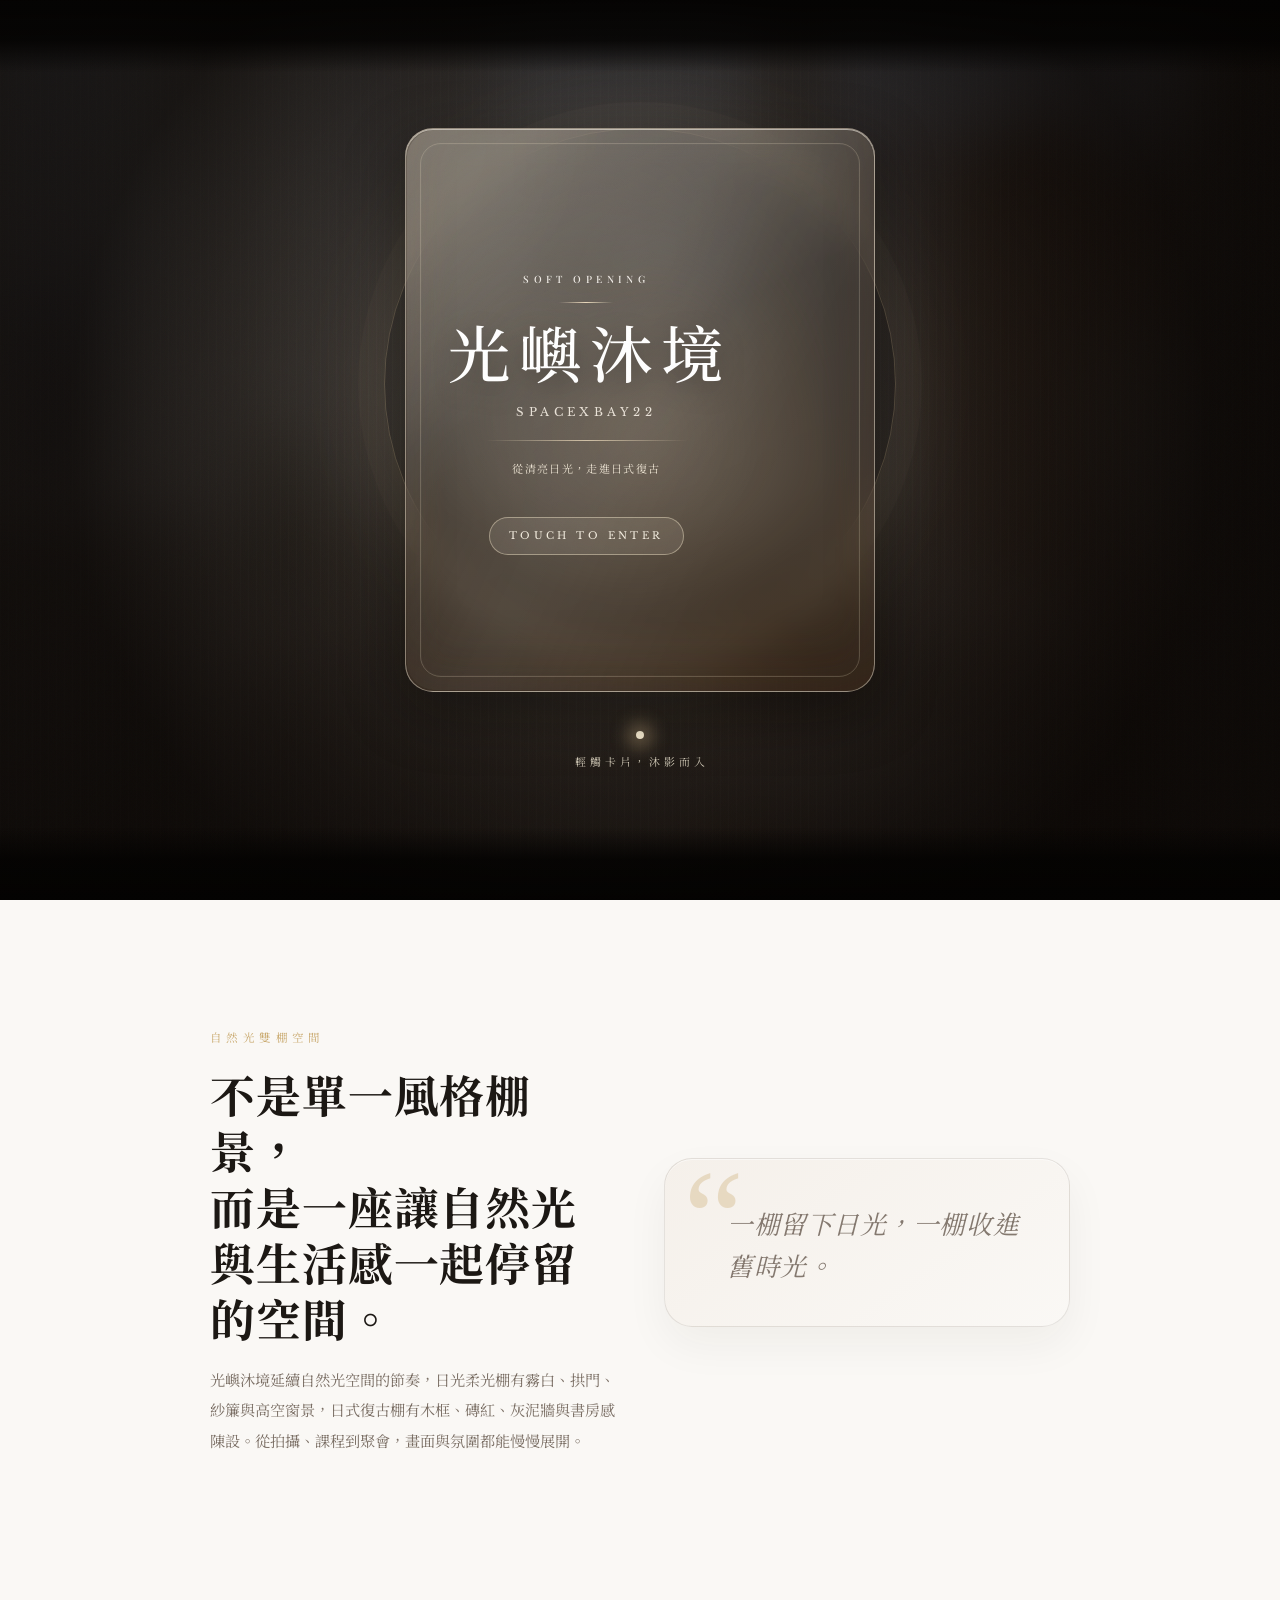
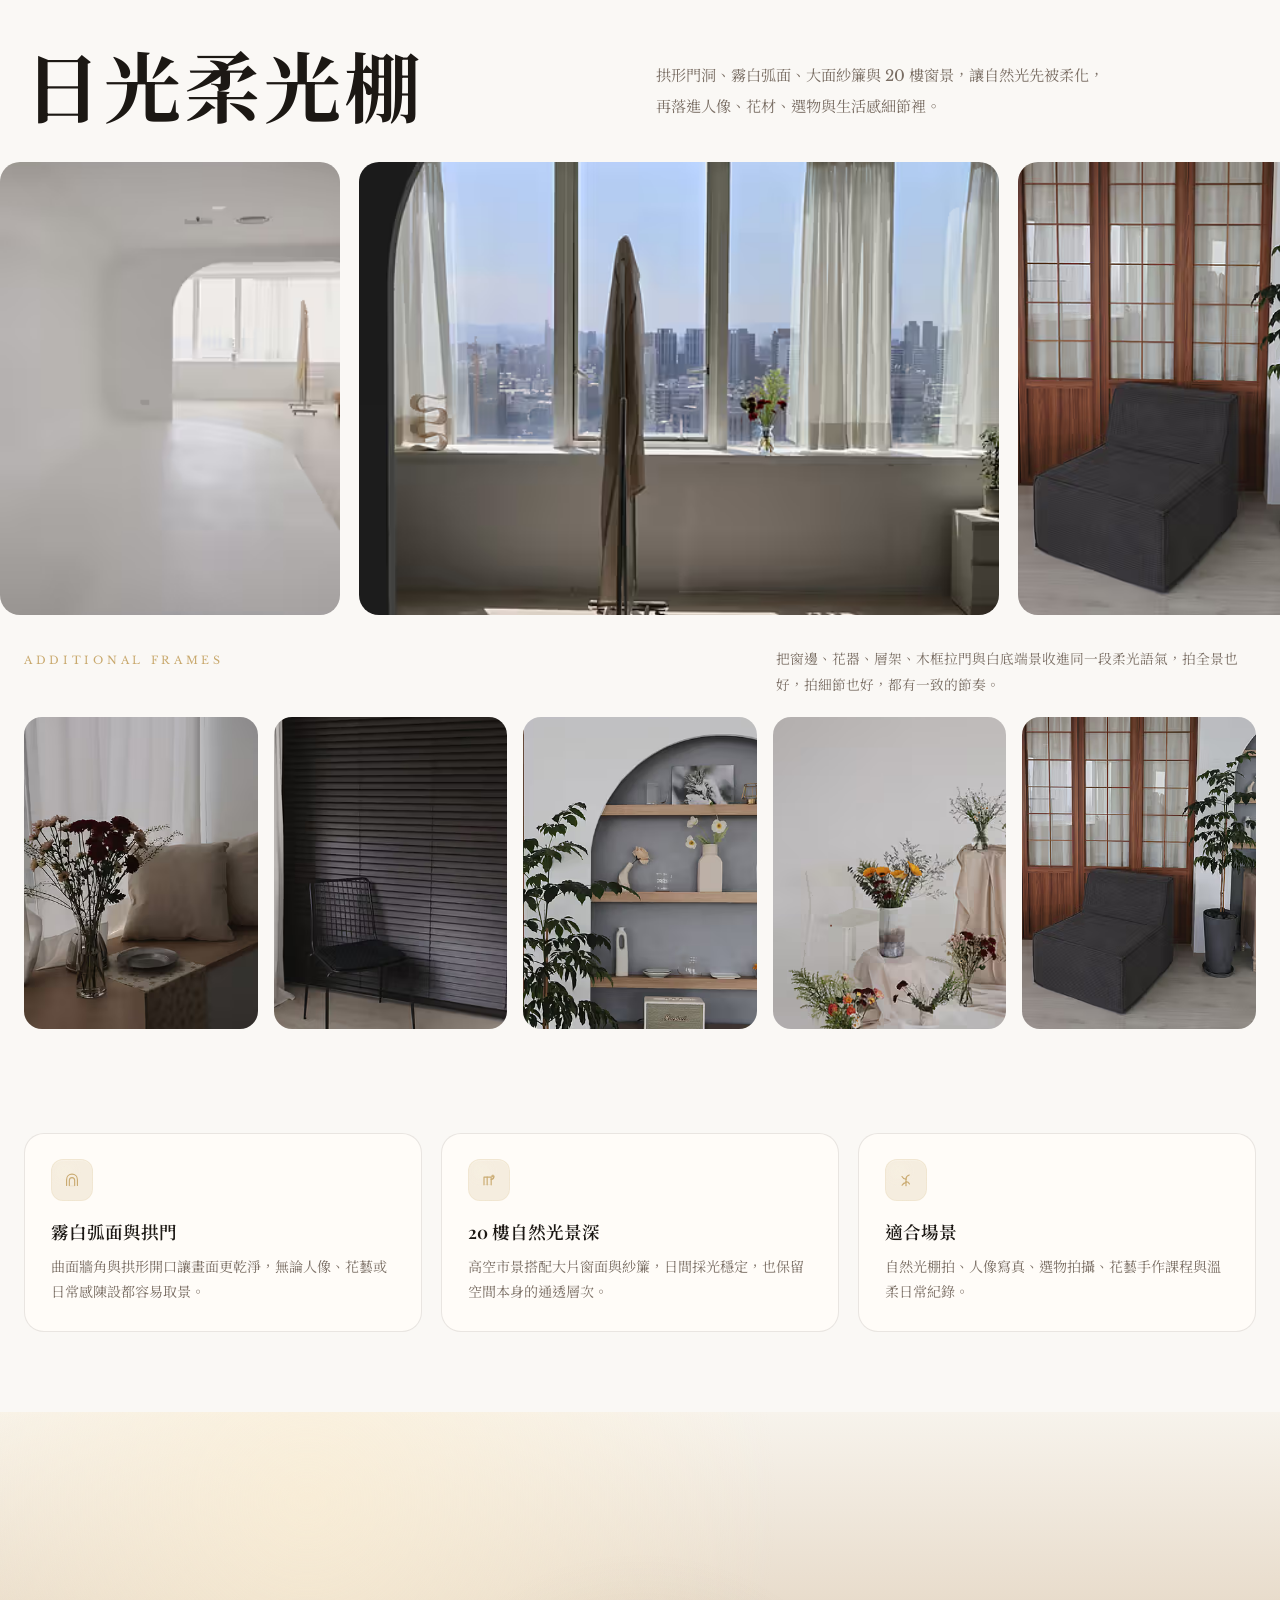
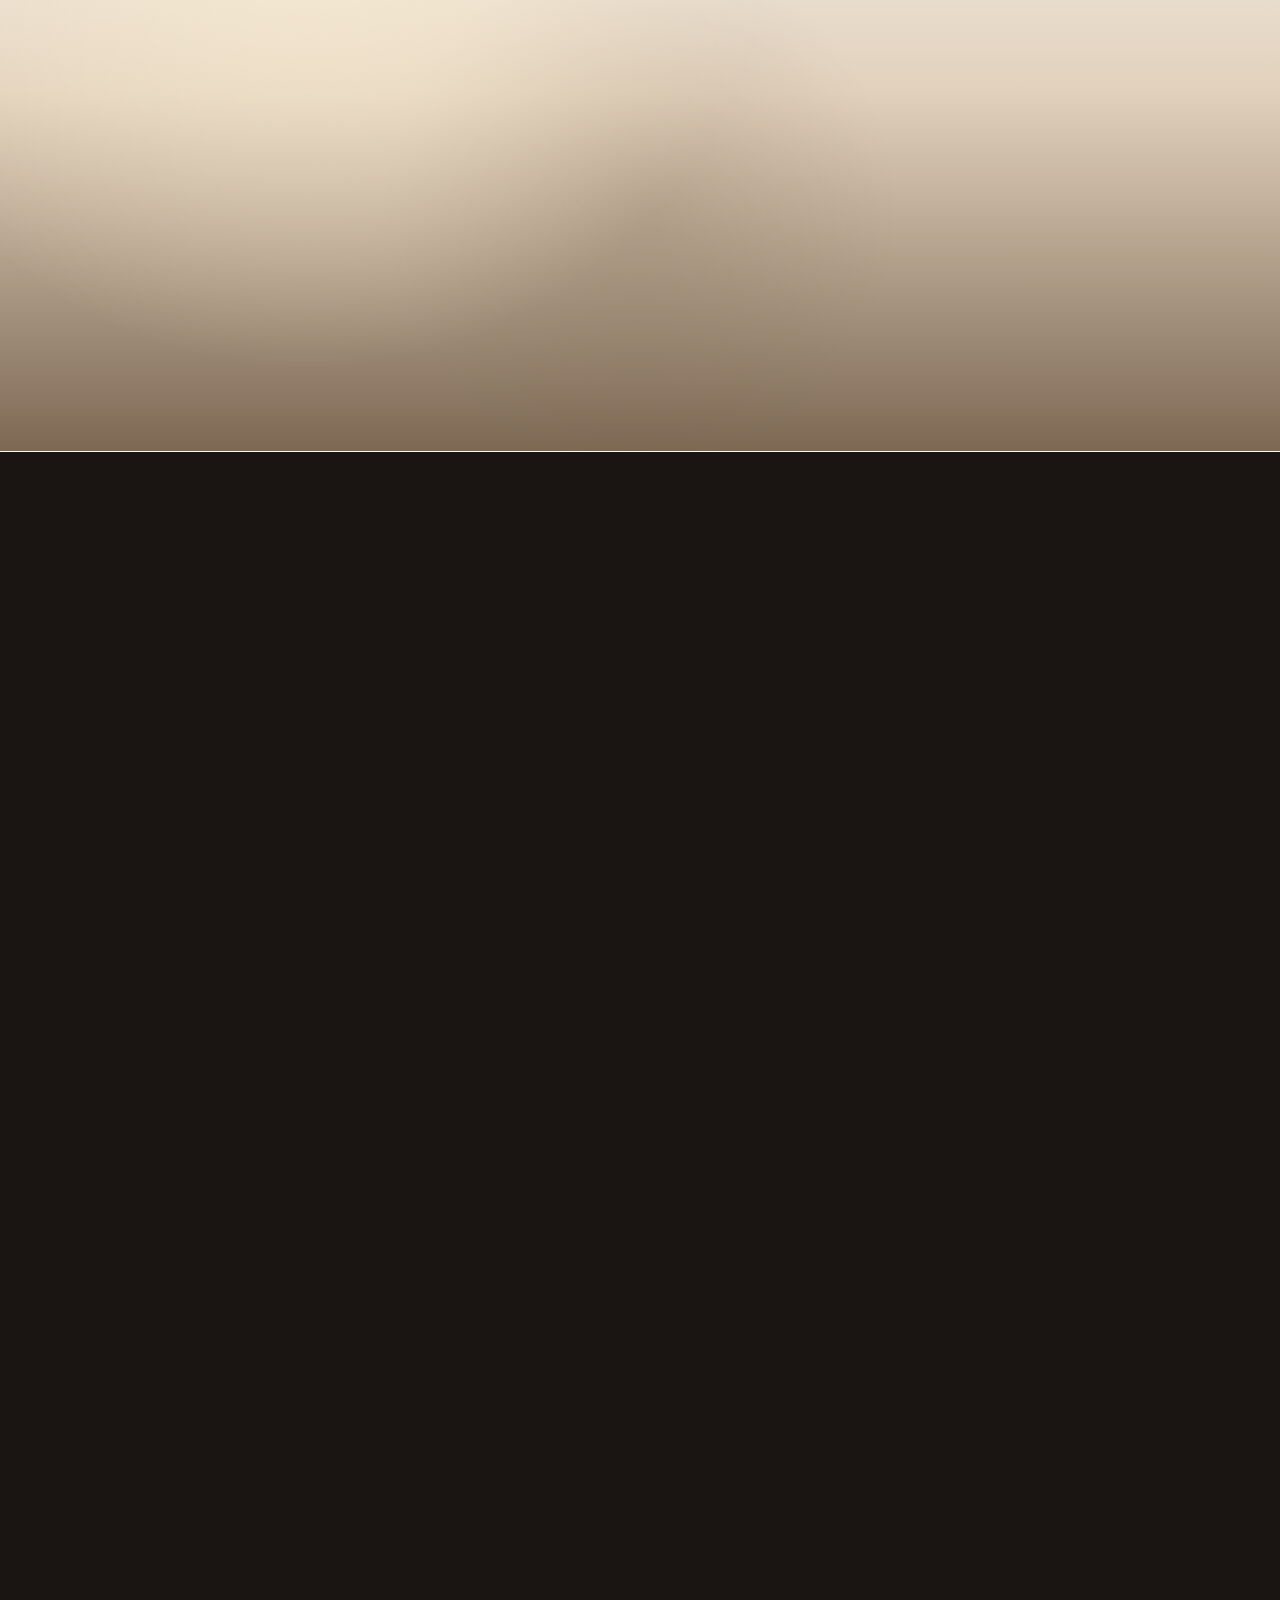
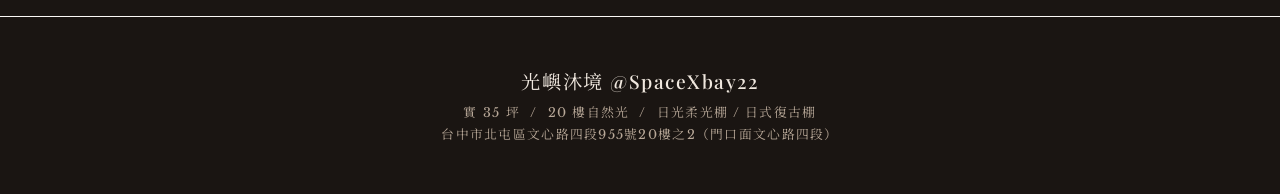
<file: index.html>
<!doctype html>
<html lang="zh-Hant">

<head>
  <meta charset="UTF-8" />
  <meta name="viewport" content="width=device-width, initial-scale=1.0, viewport-fit=cover" />
  <title>光嶼沐境 SpaceXbay22｜台中攝影棚・場地租借</title>
  <meta name="description" content="光嶼沐境 SpaceXbay22 位於台中市北屯區文心路四段，為實 35 坪雙棚空間。日光柔光棚、日式復古棚，適合自然光攝影、風格拍攝、課程活動與場地租借。" />
  <meta name="robots" content="index, follow, max-image-preview:large, max-snippet:-1, max-video-preview:-1" />
  <meta name="googlebot" content="index, follow, max-image-preview:large, max-snippet:-1, max-video-preview:-1" />
  <meta name="author" content="光嶼沐境 SpaceXbay22" />
  <meta name="google-site-verification" content="B45m87-b05mw6ilWM0cJxACSM9kyi4clGl60eConyNg" />
  <meta name="referrer" content="strict-origin-when-cross-origin" />
  <link rel="canonical" href="https://spacexbay22-invite.pages.dev/" />
  <link rel="alternate" href="https://spacexbay22-invite.pages.dev/" hreflang="zh-TW" />
  <link rel="alternate" href="https://spacexbay22-invite.pages.dev/" hreflang="x-default" />
  <meta property="og:title" content="光嶼沐境 SpaceXbay22｜台中攝影棚・場地租借" />
  <meta property="og:description" content="位於台中市北屯區文心路四段的 20 樓高空雙棚空間。日光柔光棚、日式復古棚，適合自然光攝影、風格拍攝、課程活動與場地租借。" />
  <meta property="og:url" content="https://spacexbay22-invite.pages.dev/" />
  <meta property="og:site_name" content="光嶼沐境 SpaceXbay22" />
  <meta property="og:locale" content="zh_TW" />
  <meta property="og:type" content="website" />
  <meta property="og:image" content="https://spacexbay22-invite.pages.dev/assets/og/opening-og.jpg?v=20260312-seo1" />
  <meta property="og:image:secure_url"
    content="https://spacexbay22-invite.pages.dev/assets/og/opening-og.jpg?v=20260312-seo1" />
  <meta property="og:image:type" content="image/jpeg" />
  <meta property="og:image:width" content="1200" />
  <meta property="og:image:height" content="630" />
  <meta property="og:image:alt" content="光嶼沐境品牌主視覺卡片，半透明卡片置於深色光影背景中央。" />
  <meta name="twitter:card" content="summary_large_image" />
  <meta name="twitter:title" content="光嶼沐境 SpaceXbay22｜台中攝影棚・場地租借" />
  <meta name="twitter:description" content="位於台中市北屯區文心路四段的 20 樓高空雙棚空間。日光柔光棚、日式復古棚，適合自然光攝影、風格拍攝、課程活動與場地租借。" />
  <meta name="twitter:image" content="https://spacexbay22-invite.pages.dev/assets/og/opening-og.jpg?v=20260312-seo1" />
  <meta name="twitter:image:alt" content="光嶼沐境品牌主視覺卡片，半透明卡片置於深色光影背景中央。" />
  <meta name="theme-color" content="#2a2018" />
  <link rel="icon" href="/favicon.ico" sizes="any" />
  <link rel="shortcut icon" href="/favicon.ico" />

  <script type="application/ld+json">
    {
      "@context": "https://schema.org",
      "@graph": [
        {
          "@type": "LocalBusiness",
          "@id": "https://spacexbay22-invite.pages.dev/#organization",
          "name": "光嶼沐境 SpaceXbay22",
          "alternateName": "光嶼沐境",
          "url": "https://spacexbay22-invite.pages.dev/",
          "logo": "https://spacexbay22-invite.pages.dev/favicon.ico",
          "image": [
            "https://spacexbay22-invite.pages.dev/assets/og/opening-og.jpg",
            "https://spacexbay22-invite.pages.dev/assets/zone-a/landscape/img-3115-1440.webp",
            "https://spacexbay22-invite.pages.dev/assets/zone-b/landscape/img-3122-1440.webp"
          ],
          "description": "位於台中市北屯區文心路四段的 20 樓高空雙棚空間，包含日光柔光棚與日式復古棚。",
          "address": {
            "@type": "PostalAddress",
            "streetAddress": "文心路四段955號20樓之2",
            "addressLocality": "北屯區",
            "addressRegion": "台中市",
            "addressCountry": "TW"
          },
          "hasMap": "https://maps.app.goo.gl/5Fjvd1vg9VnU4DkT7",
          "areaServed": "台中市",
          "sameAs": [
            "https://www.instagram.com/spacexbay22/",
            "https://www.spacexbay.com.tw/"
          ]
        },
        {
          "@type": "WebSite",
          "@id": "https://spacexbay22-invite.pages.dev/#website",
          "url": "https://spacexbay22-invite.pages.dev/",
          "name": "光嶼沐境 SpaceXbay22",
          "inLanguage": "zh-Hant-TW",
          "publisher": {
            "@id": "https://spacexbay22-invite.pages.dev/#organization"
          }
        },
        {
          "@type": "WebPage",
          "@id": "https://spacexbay22-invite.pages.dev/#webpage",
          "url": "https://spacexbay22-invite.pages.dev/",
          "name": "光嶼沐境 SpaceXbay22｜台中攝影棚・場地租借",
          "description": "光嶼沐境 SpaceXbay22 位於台中市北屯區文心路四段，為實 35 坪雙棚空間。日光柔光棚、日式復古棚，適合自然光攝影、風格拍攝、課程活動與場地租借。",
          "isPartOf": {
            "@id": "https://spacexbay22-invite.pages.dev/#website"
          },
          "about": {
            "@id": "https://spacexbay22-invite.pages.dev/#organization"
          },
          "primaryImageOfPage": {
            "@type": "ImageObject",
            "url": "https://spacexbay22-invite.pages.dev/assets/og/opening-og.jpg",
            "width": 1200,
            "height": 630
          },
          "inLanguage": "zh-Hant-TW"
        }
      ]
    }
  </script>

  <link rel="preload" href="fonts/noto-serif-tc-400-subset.woff2" as="font" type="font/woff2" crossorigin />
  <link rel="preload" href="fonts/noto-serif-tc-500-subset.woff2" as="font" type="font/woff2" crossorigin />
  <link rel="preload" href="fonts/noto-serif-tc-700-subset.woff2" as="font" type="font/woff2" crossorigin />
  <link rel="preload" href="fonts/playfair-display-500-subset.woff2" as="font" type="font/woff2" crossorigin />
  <link rel="stylesheet" href="styles.css" />
</head>


<body class="inv-locked">

  <!-- ═══════════════════════════════════════
         INVITATION OVERLAY - Veil of Light
         ═══════════════════════════════════════ -->
  <div class="invitation" id="invitation" role="dialog" aria-modal="true" aria-labelledby="invitation-title">
    <!-- Background with subtle movement -->
    <div class="inv-bg" aria-hidden="true">
      <picture>
        <source type="image/avif"
          srcset="assets/zone-a/landscape/img-3115-640.avif 640w, assets/zone-a/landscape/img-3115-960.avif 960w, assets/zone-a/landscape/img-3115-1440.avif 1440w, assets/zone-a/landscape/img-3115-2000.avif 2000w"
          sizes="100vw" />
        <img src="assets/zone-a/landscape/img-3115-1440.webp"
          srcset="assets/zone-a/landscape/img-3115-640.webp 640w, assets/zone-a/landscape/img-3115-960.webp 960w, assets/zone-a/landscape/img-3115-1440.webp 1440w, assets/zone-a/landscape/img-3115-2000.webp 2000w"
          sizes="100vw" alt="" width="6000" height="3368" fetchpriority="high" loading="eager" decoding="async" />
      </picture>
    </div>
    <div class="inv-bg-overlay" aria-hidden="true"></div>
    <div class="inv-film-grain" aria-hidden="true"></div>
    <div class="inv-cinematic-bars" aria-hidden="true">
      <span class="bar-top"></span>
      <span class="bar-bottom"></span>
    </div>
    <div class="inv-lens-flare" aria-hidden="true"></div>

    <div class="inv-stage">
      <!-- New Glass Card -->
      <button class="glass-card" id="open-invitation" type="button" aria-label="開啟光嶼沐境迎賓卡">
        <div class="glass-card-inner">
          <span class="glass-eyebrow">Soft Opening</span>
          <h2 class="glass-title" id="invitation-title">光嶼沐境</h2>
          <span class="glass-subtitle">SPACEXBAY22</span>
          <span class="glass-divider" aria-hidden="true"></span>
          <p class="glass-quote">從清亮日光，走進日式復古</p>
          <span class="glass-cta" aria-hidden="true">Touch To Enter</span>
        </div>
      </button>

      <div class="inv-action-area" aria-hidden="true">
        <span class="light-dot"></span>
        <p class="inv-hint" id="invitation-hint">輕觸卡片，沐影而入</p>
      </div>
    </div>
  </div>

  <!-- ═══════════════════════════════════════
         HEADER
         ═══════════════════════════════════════ -->
  <header class="site-header" id="site-header">
    <a class="brand" href="#top" aria-label="回到頁首">
      <span class="brand-mark">光嶼沐境</span>
      <span class="brand-sub">SpaceXbay22</span>
    </a>
    <nav class="site-nav" aria-label="頁面導覽">
      <a href="#zone-a">柔光棚</a>
      <a href="#zone-b">復古棚</a>
      <a href="#forms">預約</a>
      <a href="https://www.instagram.com/spacexbay22/" target="_blank" rel="noreferrer">IG</a>
      <a href="https://www.spacexbay.com.tw/" target="_blank" rel="noreferrer">光嶼之間</a>
    </nav>
  </header>

  <main>
    <!-- ═══════════════════════════════════════
           HERO — Full-bleed photo
           ═══════════════════════════════════════ -->
    <section class="hero" id="top">
      <div class="hero-bg">
        <picture>
          <source type="image/avif"
            srcset="assets/zone-a/landscape/img-3115-640.avif 640w, assets/zone-a/landscape/img-3115-960.avif 960w, assets/zone-a/landscape/img-3115-1440.avif 1440w, assets/zone-a/landscape/img-3115-2000.avif 2000w"
            sizes="100vw" />
          <img src="assets/zone-a/landscape/img-3115-1440.webp"
            srcset="assets/zone-a/landscape/img-3115-640.webp 640w, assets/zone-a/landscape/img-3115-960.webp 960w, assets/zone-a/landscape/img-3115-1440.webp 1440w, assets/zone-a/landscape/img-3115-2000.webp 2000w"
            sizes="100vw" alt="日光柔光棚大面窗景與高空城市遠景" width="6000" height="3368" fetchpriority="high" loading="eager"
            decoding="async" />
        </picture>
      </div>
      <div class="hero-copy">
        <p class="hero-eyebrow" data-reveal>Soft Opening</p>
        <h1 class="hero-title" data-reveal data-reveal-delay="1">光嶼沐境</h1>
        <p class="hero-lead" data-reveal data-reveal-delay="2">
          光嶼沐境位在 20 樓高空，實 35 坪雙棚配置，讓霧白柔光與木質復古在同一座空間裡並存。白天安靜明亮，入夜後更顯溫潤沉靜。
        </p>
        <div class="hero-actions" data-reveal data-reveal-delay="3">
          <a class="btn btn-gold" href="#forms">預約場勘</a>
          <a class="btn btn-outline" href="#zone-a">先看空間</a>
        </div>
      </div>
      <div class="hero-scroll-hint" data-reveal data-reveal-delay="5">
        Scroll
        <span></span>
      </div>
    </section>

    <!-- ═══════════════════════════════════════
           INTRO
           ═══════════════════════════════════════ -->
    <section class="intro">
      <div class="intro-inner">
        <div class="intro-text" data-reveal>
          <p class="section-eyebrow">自然光雙棚空間</p>
          <h2 class="intro-heading">不是單一風格棚景，<br />而是一座讓自然光與生活感一起停留的空間。</h2>
          <p class="intro-body">
            光嶼沐境延續自然光空間的節奏，日光柔光棚有霧白、拱門、紗簾與高空窗景，日式復古棚有木框、磚紅、灰泥牆與書房感陳設。從拍攝、課程到聚會，畫面與氛圍都能慢慢展開。
          </p>
        </div>
        <div class="intro-quote" data-reveal data-reveal-delay="2">
          <p>一棚留下日光，一棚收進舊時光。</p>
        </div>
      </div>
    </section>

    <!-- ═══════════════════════════════════════
           日光柔光棚
           ═══════════════════════════════════════ -->
    <section class="zone-a" id="zone-a" data-theme-section="light">
      <div class="zone-header">
        <div class="zone-title-group" data-reveal>
          <h2 class="zone-title">日光柔光棚</h2>
        </div>
        <p class="zone-desc" data-reveal data-reveal-delay="1">
          拱形門洞、霧白弧面、大面紗簾與 20 樓窗景，讓自然光先被柔化，再落進人像、花材、選物與生活感細節裡。
        </p>
      </div>

      <div class="gallery-scroll" id="gallery-a">
        <figure class="fig-tall" data-reveal>
          <picture>
            <source type="image/avif"
              srcset="assets/zone-a/portrait/spacexbay-img-3016-480.avif 480w, assets/zone-a/portrait/spacexbay-img-3016-720.avif 720w, assets/zone-a/portrait/spacexbay-img-3016-1080.avif 1080w, assets/zone-a/portrait/spacexbay-img-3016-1440.avif 1440w"
              sizes="(max-width: 600px) 65vw, 340px" />
            <img src="assets/zone-a/portrait/spacexbay-img-3016-1080.webp"
              srcset="assets/zone-a/portrait/spacexbay-img-3016-480.webp 480w, assets/zone-a/portrait/spacexbay-img-3016-720.webp 720w, assets/zone-a/portrait/spacexbay-img-3016-1080.webp 1080w, assets/zone-a/portrait/spacexbay-img-3016-1440.webp 1440w"
              sizes="(max-width: 600px) 65vw, 340px" alt="霧白圓弧牆面與地坪" width="3368" height="6000" loading="lazy"
              decoding="async" />
          </picture>
        </figure>
        <figure class="fig-wide" data-reveal data-reveal-delay="1">
          <picture>
            <source type="image/avif"
              srcset="assets/zone-a/landscape/img-3114-640.avif 640w, assets/zone-a/landscape/img-3114-960.avif 960w, assets/zone-a/landscape/img-3114-1440.avif 1440w, assets/zone-a/landscape/img-3114-2000.avif 2000w"
              sizes="(max-width: 600px) 85vw, 640px" />
            <img src="assets/zone-a/landscape/img-3114-1440.webp"
              srcset="assets/zone-a/landscape/img-3114-640.webp 640w, assets/zone-a/landscape/img-3114-960.webp 960w, assets/zone-a/landscape/img-3114-1440.webp 1440w, assets/zone-a/landscape/img-3114-2000.webp 2000w"
              sizes="(max-width: 600px) 85vw, 640px" alt="大面窗景與城市天際線" width="6000" height="3368" loading="lazy"
              decoding="async" />
          </picture>
        </figure>
        <figure class="fig-square" data-reveal data-reveal-delay="2">
          <picture>
            <source type="image/avif"
              srcset="assets/zone-a/portrait/spacexbay-img-3110-480.avif 480w, assets/zone-a/portrait/spacexbay-img-3110-720.avif 720w, assets/zone-a/portrait/spacexbay-img-3110-1080.avif 1080w, assets/zone-a/portrait/spacexbay-img-3110-1440.avif 1440w"
              sizes="(max-width: 600px) 65vw, 340px" />
            <img src="assets/zone-a/portrait/spacexbay-img-3110-1080.webp"
              srcset="assets/zone-a/portrait/spacexbay-img-3110-480.webp 480w, assets/zone-a/portrait/spacexbay-img-3110-720.webp 720w, assets/zone-a/portrait/spacexbay-img-3110-1080.webp 1080w, assets/zone-a/portrait/spacexbay-img-3110-1440.webp 1440w"
              sizes="(max-width: 600px) 65vw, 340px" alt="日光柔光棚的白色角落" width="3075" height="4100" loading="lazy"
              decoding="async" />
          </picture>
        </figure>
        <figure class="fig-wide" data-reveal data-reveal-delay="3">
          <picture>
            <source type="image/avif"
              srcset="assets/zone-a/landscape/spacexbay-img-3038-640.avif 640w, assets/zone-a/landscape/spacexbay-img-3038-960.avif 960w, assets/zone-a/landscape/spacexbay-img-3038-1440.avif 1440w, assets/zone-a/landscape/spacexbay-img-3038-2000.avif 2000w"
              sizes="(max-width: 600px) 85vw, 640px" />
            <img src="assets/zone-a/landscape/spacexbay-img-3038-1440.webp"
              srcset="assets/zone-a/landscape/spacexbay-img-3038-640.webp 640w, assets/zone-a/landscape/spacexbay-img-3038-960.webp 960w, assets/zone-a/landscape/spacexbay-img-3038-1440.webp 1440w, assets/zone-a/landscape/spacexbay-img-3038-2000.webp 2000w"
              sizes="(max-width: 600px) 85vw, 640px" alt="窗邊紗簾與花藝陳列" width="6000" height="3368" loading="lazy"
              decoding="async" />
          </picture>
        </figure>
        <figure class="fig-tall" data-reveal data-reveal-delay="4">
          <picture>
            <source type="image/avif"
              srcset="assets/zone-a/portrait/img-2940-480.avif 480w, assets/zone-a/portrait/img-2940-720.avif 720w, assets/zone-a/portrait/img-2940-1080.avif 1080w, assets/zone-a/portrait/img-2940-1440.avif 1440w"
              sizes="(max-width: 600px) 65vw, 340px" />
            <img src="assets/zone-a/portrait/img-2940-1080.webp"
              srcset="assets/zone-a/portrait/img-2940-480.webp 480w, assets/zone-a/portrait/img-2940-720.webp 720w, assets/zone-a/portrait/img-2940-1080.webp 1080w, assets/zone-a/portrait/img-2940-1440.webp 1440w"
              sizes="(max-width: 600px) 65vw, 340px" alt="白色小角落與層板植物" width="2908" height="3878" loading="lazy"
              decoding="async" />
          </picture>
        </figure>
        <figure class="fig-wide" data-reveal data-reveal-delay="5">
          <picture>
            <source type="image/avif"
              srcset="assets/zone-a/landscape/img-3115-640.avif 640w, assets/zone-a/landscape/img-3115-960.avif 960w, assets/zone-a/landscape/img-3115-1440.avif 1440w, assets/zone-a/landscape/img-3115-2000.avif 2000w"
              sizes="(max-width: 600px) 85vw, 640px" />
            <img src="assets/zone-a/landscape/img-3115-1440.webp"
              srcset="assets/zone-a/landscape/img-3115-640.webp 640w, assets/zone-a/landscape/img-3115-960.webp 960w, assets/zone-a/landscape/img-3115-1440.webp 1440w, assets/zone-a/landscape/img-3115-2000.webp 2000w"
              sizes="(max-width: 600px) 85vw, 640px" alt="日光棚全景" width="6000" height="3368" loading="lazy"
              decoding="async" />
          </picture>
        </figure>
      </div>

      <div class="gallery-detail-block gallery-detail-block-light" data-reveal>
        <div class="gallery-detail-head">
          <p class="gallery-detail-kicker">Additional Frames</p>
          <p class="gallery-detail-copy">把窗邊、花器、層架、木框拉門與白底端景收進同一段柔光語氣，拍全景也好，拍細節也好，都有一致的節奏。</p>
        </div>
        <div class="gallery-detail-grid gallery-detail-grid-a">
          <figure>
            <picture>
              <source type="image/avif"
                srcset="assets/zone-a/portrait/spacexbay-img-2968-480.avif 480w, assets/zone-a/portrait/spacexbay-img-2968-720.avif 720w, assets/zone-a/portrait/spacexbay-img-2968-1080.avif 1080w, assets/zone-a/portrait/spacexbay-img-2968-1440.avif 1440w"
                sizes="(max-width: 600px) 44vw, 240px" />
              <img src="assets/zone-a/portrait/spacexbay-img-2968-720.webp"
                srcset="assets/zone-a/portrait/spacexbay-img-2968-480.webp 480w, assets/zone-a/portrait/spacexbay-img-2968-720.webp 720w, assets/zone-a/portrait/spacexbay-img-2968-1080.webp 1080w, assets/zone-a/portrait/spacexbay-img-2968-1440.webp 1440w"
                sizes="(max-width: 600px) 44vw, 240px" alt="日光柔光棚窗邊花器與坐墊端景" width="3368" height="4491" loading="lazy"
                decoding="async" />
            </picture>
          </figure>
          <figure>
            <picture>
              <source type="image/avif"
                srcset="assets/zone-a/portrait/spacexbay-img-2982-480.avif 480w, assets/zone-a/portrait/spacexbay-img-2982-720.avif 720w, assets/zone-a/portrait/spacexbay-img-2982-1080.avif 1080w, assets/zone-a/portrait/spacexbay-img-2982-1440.avif 1440w"
                sizes="(max-width: 600px) 44vw, 240px" />
              <img src="assets/zone-a/portrait/spacexbay-img-2982-720.webp"
                srcset="assets/zone-a/portrait/spacexbay-img-2982-480.webp 480w, assets/zone-a/portrait/spacexbay-img-2982-720.webp 720w, assets/zone-a/portrait/spacexbay-img-2982-1080.webp 1080w, assets/zone-a/portrait/spacexbay-img-2982-1440.webp 1440w"
                sizes="(max-width: 600px) 44vw, 240px" alt="日光柔光棚黑色單椅與百葉簾" width="2868" height="3823" loading="lazy"
                decoding="async" />
            </picture>
          </figure>
          <figure>
            <picture>
              <source type="image/avif"
                srcset="assets/zone-a/portrait/spacexbay-img-3010-480.avif 480w, assets/zone-a/portrait/spacexbay-img-3010-720.avif 720w, assets/zone-a/portrait/spacexbay-img-3010-1080.avif 1080w, assets/zone-a/portrait/spacexbay-img-3010-1440.avif 1440w"
                sizes="(max-width: 600px) 44vw, 240px" />
              <img src="assets/zone-a/portrait/spacexbay-img-3010-720.webp"
                srcset="assets/zone-a/portrait/spacexbay-img-3010-480.webp 480w, assets/zone-a/portrait/spacexbay-img-3010-720.webp 720w, assets/zone-a/portrait/spacexbay-img-3010-1080.webp 1080w, assets/zone-a/portrait/spacexbay-img-3010-1440.webp 1440w"
                sizes="(max-width: 600px) 44vw, 240px" alt="日光柔光棚拱形層架與花器陳列" width="2717" height="3623" loading="lazy"
                decoding="async" />
            </picture>
          </figure>
          <figure>
            <picture>
              <source type="image/avif"
                srcset="assets/zone-a/portrait/spacexbay-img-3078-480.avif 480w, assets/zone-a/portrait/spacexbay-img-3078-720.avif 720w, assets/zone-a/portrait/spacexbay-img-3078-1080.avif 1080w, assets/zone-a/portrait/spacexbay-img-3078-1440.avif 1440w"
                sizes="(max-width: 600px) 44vw, 240px" />
              <img src="assets/zone-a/portrait/spacexbay-img-3078-720.webp"
                srcset="assets/zone-a/portrait/spacexbay-img-3078-480.webp 480w, assets/zone-a/portrait/spacexbay-img-3078-720.webp 720w, assets/zone-a/portrait/spacexbay-img-3078-1080.webp 1080w, assets/zone-a/portrait/spacexbay-img-3078-1440.webp 1440w"
                sizes="(max-width: 600px) 44vw, 240px" alt="日光柔光棚白底花藝佈置" width="3368" height="6000" loading="lazy"
                decoding="async" />
            </picture>
          </figure>
          <figure>
            <picture>
              <source type="image/avif"
                srcset="assets/zone-a/portrait/spacexbay-img-3110-480.avif 480w, assets/zone-a/portrait/spacexbay-img-3110-720.avif 720w, assets/zone-a/portrait/spacexbay-img-3110-1080.avif 1080w, assets/zone-a/portrait/spacexbay-img-3110-1440.avif 1440w"
                sizes="(max-width: 600px) 44vw, 240px" />
              <img src="assets/zone-a/portrait/spacexbay-img-3110-720.webp"
                srcset="assets/zone-a/portrait/spacexbay-img-3110-480.webp 480w, assets/zone-a/portrait/spacexbay-img-3110-720.webp 720w, assets/zone-a/portrait/spacexbay-img-3110-1080.webp 1080w, assets/zone-a/portrait/spacexbay-img-3110-1440.webp 1440w"
                sizes="(max-width: 600px) 44vw, 240px" alt="日光柔光棚木框拉門與單椅端景" width="3075" height="4100" loading="lazy"
                decoding="async" />
            </picture>
          </figure>
        </div>
      </div>

      <div class="zone-features" data-reveal>
        <div class="feature-card" data-reveal>
          <div class="feature-icon feature-icon-arch" aria-hidden="true">
            <svg viewBox="0 0 24 24" focusable="false">
              <path d="M5.5 18.5v-6.7c0-4.2 2.9-6.8 6.5-6.8s6.5 2.6 6.5 6.8v6.7"></path>
              <path d="M8.8 18.5v-5.9c0-2.1 1.4-3.5 3.2-3.5s3.2 1.4 3.2 3.5v5.9"></path>
              <path class="icon-fill" d="M8.2 18.5h7.6v1.2H8.2z"></path>
            </svg>
          </div>
          <h4>霧白弧面與拱門</h4>
          <p>曲面牆角與拱形開口讓畫面更乾淨，無論人像、花藝或日常感陳設都容易取景。</p>
        </div>
        <div class="feature-card" data-reveal data-reveal-delay="1">
          <div class="feature-icon feature-icon-light" aria-hidden="true">
            <svg viewBox="0 0 24 24" focusable="false">
              <path d="M6 17.8V8.5h8.6v9.3"></path>
              <path d="M9.8 8.5v9.3"></path>
              <path d="M14.6 11.2c1.9-.2 3.4-1.8 3.4-3.8"></path>
              <path d="M16.7 6.1v2.3"></path>
              <path d="M15 7.3h2.3"></path>
              <path class="icon-fill" d="M6.8 16.8h6.9v1H6.8z"></path>
            </svg>
          </div>
          <h4>20 樓自然光景深</h4>
          <p>高空市景搭配大片窗面與紗簾，日間採光穩定，也保留空間本身的通透層次。</p>
        </div>
        <div class="feature-card" data-reveal data-reveal-delay="2">
          <div class="feature-icon feature-icon-sprig" aria-hidden="true">
            <svg viewBox="0 0 24 24" focusable="false">
              <path d="M12 18.7v-8"></path>
              <path d="M12 10.8c0-2.2 1.5-4 3.9-4.8"></path>
              <path d="M12 11.1c-2.1-.1-3.8-1.3-4.8-3.3"></path>
              <path d="M12 14c1.9.1 3.4 1.1 4.2 2.8"></path>
              <path d="M12 15.1c-2 .1-3.8 1.4-4.7 3.2"></path>
              <circle class="icon-fill" cx="12" cy="18.7" r="1.1"></circle>
            </svg>
          </div>
          <h4>適合場景</h4>
          <p>自然光棚拍、人像寫真、選物拍攝、花藝手作課程與溫柔日常紀錄。</p>
        </div>
      </div>
    </section>

    <!-- ═══════════════════════════════════════
           CHAPTER BREAK
           ═══════════════════════════════════════ -->
    <section class="chapter-break" data-theme-section="transition">
      <div class="chapter-break-inner">
        <div class="chapter-rail" data-reveal data-reveal-delay="1" aria-hidden="true">
          <span class="rail-dot rail-dot-a">柔光</span>
          <span class="rail-line"></span>
          <span class="rail-dot rail-dot-b">復古</span>
        </div>
        <h2 class="chapter-heading" data-reveal data-reveal-delay="1">
          從日光留白走進木質沉靜，<br />兩棚不是切開，而是順著情緒慢慢轉場。
        </h2>
        <p class="chapter-caption" data-reveal data-reveal-delay="2"></p>
      </div>
    </section>

    <!-- ═══════════════════════════════════════
           日式復古棚
           ═══════════════════════════════════════ -->
    <section class="zone-b" id="zone-b" data-theme-section="dark">
      <div class="zone-header">
        <div class="zone-title-group" data-reveal>
          <h2 class="zone-title">日式復古棚</h2>
        </div>
        <p class="zone-desc" data-reveal data-reveal-delay="1">
          木框門片、磚紅半牆、灰泥牆、書桌、書櫃與皮沙發，把畫面從明亮轉向沉穩，讓空間更有生活感與安靜的復古表情。
        </p>
      </div>

      <div class="gallery-grid" data-reveal>
        <figure class="grid-a">
          <picture>
            <source type="image/avif"
              srcset="assets/zone-b/landscape/img-3122-640.avif 640w, assets/zone-b/landscape/img-3122-960.avif 960w, assets/zone-b/landscape/img-3122-1440.avif 1440w, assets/zone-b/landscape/img-3122-2000.avif 2000w"
              sizes="(max-width: 600px) 92vw, 700px" />
            <img src="assets/zone-b/landscape/img-3122-1440.webp"
              srcset="assets/zone-b/landscape/img-3122-640.webp 640w, assets/zone-b/landscape/img-3122-960.webp 960w, assets/zone-b/landscape/img-3122-1440.webp 1440w, assets/zone-b/landscape/img-3122-2000.webp 2000w"
              sizes="(max-width: 600px) 92vw, 700px" alt="日式木格門與白紗" width="6000" height="3368" loading="lazy"
              decoding="async" />
          </picture>
        </figure>
        <figure class="grid-b">
          <picture>
            <source type="image/avif"
              srcset="assets/zone-b/portrait/img-2988-480.avif 480w, assets/zone-b/portrait/img-2988-720.avif 720w, assets/zone-b/portrait/img-2988-1080.avif 1080w, assets/zone-b/portrait/img-2988-1440.avif 1440w"
              sizes="(max-width: 600px) 92vw, 500px" />
            <img src="assets/zone-b/portrait/img-2988-1080.webp"
              srcset="assets/zone-b/portrait/img-2988-480.webp 480w, assets/zone-b/portrait/img-2988-720.webp 720w, assets/zone-b/portrait/img-2988-1080.webp 1080w, assets/zone-b/portrait/img-2988-1440.webp 1440w"
              sizes="(max-width: 600px) 92vw, 500px" alt="復古木桌與皮革座椅" width="3051" height="4068" loading="lazy"
              decoding="async" />
          </picture>
        </figure>
        <figure class="grid-c">
          <picture>
            <source type="image/avif"
              srcset="assets/zone-b/portrait/spacexbay-img-3094-480.avif 480w, assets/zone-b/portrait/spacexbay-img-3094-720.avif 720w, assets/zone-b/portrait/spacexbay-img-3094-1080.avif 1080w, assets/zone-b/portrait/spacexbay-img-3094-1440.avif 1440w"
              sizes="(max-width: 600px) 92vw, 500px" />
            <img src="assets/zone-b/portrait/spacexbay-img-3094-1080.webp"
              srcset="assets/zone-b/portrait/spacexbay-img-3094-480.webp 480w, assets/zone-b/portrait/spacexbay-img-3094-720.webp 720w, assets/zone-b/portrait/spacexbay-img-3094-1080.webp 1080w, assets/zone-b/portrait/spacexbay-img-3094-1440.webp 1440w"
              sizes="(max-width: 600px) 92vw, 500px" alt="展示層架與皮沙發一角" width="3368" height="4491" loading="lazy"
              decoding="async" />
          </picture>
        </figure>
        <figure class="grid-d">
          <picture>
            <source type="image/avif"
              srcset="assets/zone-b/landscape/img-3117-640.avif 640w, assets/zone-b/landscape/img-3117-960.avif 960w, assets/zone-b/landscape/img-3117-1440.avif 1440w, assets/zone-b/landscape/img-3117-2000.avif 2000w"
              sizes="(max-width: 600px) 92vw, 500px" />
            <img src="assets/zone-b/landscape/img-3117-1440.webp"
              srcset="assets/zone-b/landscape/img-3117-640.webp 640w, assets/zone-b/landscape/img-3117-960.webp 960w, assets/zone-b/landscape/img-3117-1440.webp 1440w, assets/zone-b/landscape/img-3117-2000.webp 2000w"
              sizes="(max-width: 600px) 92vw, 500px" alt="灰牆與復古行李箱" width="6000" height="3368" loading="lazy"
              decoding="async" />
          </picture>
        </figure>
        <figure class="grid-e">
          <picture>
            <source type="image/avif"
              srcset="assets/zone-b/portrait/img-3119-480.avif 480w, assets/zone-b/portrait/img-3119-720.avif 720w, assets/zone-b/portrait/img-3119-1080.avif 1080w, assets/zone-b/portrait/img-3119-1440.avif 1440w"
              sizes="(max-width: 600px) 92vw, 700px" />
            <img src="assets/zone-b/portrait/img-3119-1080.webp"
              srcset="assets/zone-b/portrait/img-3119-480.webp 480w, assets/zone-b/portrait/img-3119-720.webp 720w, assets/zone-b/portrait/img-3119-1080.webp 1080w, assets/zone-b/portrait/img-3119-1440.webp 1440w"
              sizes="(max-width: 600px) 92vw, 700px" alt="木質曲面端景與紗簾" width="3368" height="6000" loading="lazy"
              decoding="async" />
          </picture>
        </figure>
      </div>

      <div class="zone-features">
        <div class="feature-card" data-reveal>
          <div class="feature-icon feature-icon-panel" aria-hidden="true">
            <svg viewBox="0 0 24 24" focusable="false">
              <path d="M6 18.5V6h12v12.5"></path>
              <path d="M10 6v12.5"></path>
              <path d="M14 6v12.5"></path>
              <path class="icon-fill" d="M6 14.8h12v3.7H6z"></path>
            </svg>
          </div>
          <h4>木質與磚紅層次</h4>
          <p>木框門片、書桌與磚紅半牆自帶溫度，不需要太多佈置就能形成完整畫面。</p>
        </div>
        <div class="feature-card" data-reveal data-reveal-delay="1">
          <div class="feature-icon feature-icon-books" aria-hidden="true">
            <svg viewBox="0 0 24 24" focusable="false">
              <path d="M7 6.5h2.7v10.8H7z"></path>
              <path d="M10.7 5.8h2.9v11.5h-2.9z"></path>
              <path d="M14.6 7.2H17v10.1h-2.4z"></path>
              <path class="icon-fill" d="M6.4 18.1h11.2v1.3H6.4z"></path>
            </svg>
          </div>
          <h4>書房感陳設</h4>
          <p>書櫃、畫冊、皮沙發與灰牆端景，讓畫面自然帶著安靜、沈穩的生活氣味。</p>
        </div>
        <div class="feature-card" data-reveal data-reveal-delay="2">
          <div class="feature-icon feature-icon-frame" aria-hidden="true">
            <svg viewBox="0 0 24 24" focusable="false">
              <path d="M7 6.5H5.5V10"></path>
              <path d="M17 6.5h1.5V10"></path>
              <path d="M7 17.5H5.5V14"></path>
              <path d="M17 17.5h1.5V14"></path>
              <path d="M9.2 12h5.6"></path>
              <path d="M12 9.2v5.6"></path>
              <circle class="icon-fill" cx="12" cy="12" r="1.6"></circle>
            </svg>
          </div>
          <h4>適合場景</h4>
          <p>風格棚拍、人物紀錄、選物展示、內容拍攝、小型課程與聚會活動。</p>
        </div>
      </div>
    </section>

    <!-- ═══════════════════════════════════════
           FORMS
           ═══════════════════════════════════════ -->
    <section class="forms-section" data-theme-section="dark">
      <div id="forms" aria-hidden="true"></div>
      <div class="offer-card" data-reveal>
        <div class="offer-card-head">
          <p class="card-kicker">Soft Opening</p>
          <h2>試營運方案</h2>
          <p class="offer-deadline">2026/03/31前，試營運優惠</p>
        </div>

        <div class="offer-grid">
          <article class="offer-item">
            <p class="offer-zone">日光柔光棚</p>
            <p class="offer-price">最低1000元/時</p>
          </article>

          <article class="offer-item">
            <p class="offer-zone">日式復古棚</p>
            <p class="offer-price">最低800元/時</p>
          </article>
        </div>
      </div>

      <div class="forms-header" data-reveal>
        <p class="section-eyebrow">Social Channels</p>
        <h2 class="forms-title">預約與空間資訊</h2>
        <p class="forms-subtitle">
          歡迎直接預約場勘、詢問檔期。
        </p>
      </div>

      <div class="forms-grid">
        <article class="form-card form-card-instagram" data-reveal data-reveal-delay="1">
          <div class="social-card-head">
            <span class="card-number">01</span>
          </div>
          <p class="card-kicker">Instagram</p>
          <h3>@spacexbay22</h3>
          <a class="btn btn-dark" href="https://www.instagram.com/spacexbay22/" target="_blank" rel="noreferrer">前往 Instagram</a>
        </article>

        <article class="form-card form-card-line" data-reveal data-reveal-delay="2">
          <div class="social-card-head">
            <span class="card-number">02</span>
          </div>
          <p class="card-kicker">LINE Official</p>
          <h3>@531unvzg</h3>
          <a class="btn btn-dark" href="https://line.me/R/ti/p/%40531unvzg" target="_blank" rel="noreferrer">加入 LINE</a>
        </article>

        <article class="form-card form-card-facebook" data-reveal data-reveal-delay="3">
          <div class="social-card-head">
            <span class="card-number">03</span>
          </div>
          <p class="card-kicker">Facebook</p>
          <h3>Facebook 專頁</h3>
          <a class="btn btn-dark" href="https://www.facebook.com/share/18L4MdtmjM/?mibextid=wwXIfr" target="_blank"
            rel="noreferrer">查看 Facebook</a>
        </article>
      </div>
    </section>

  </main>

  <!-- ═══════════════════════════════════════
         FOOTER
         ═══════════════════════════════════════ -->
  <footer class="site-footer">
    <p class="footer-brand">光嶼沐境 @SpaceXbay22</p>
    <p class="footer-copy">實 35 坪 &nbsp;/&nbsp; 20 樓自然光 &nbsp;/&nbsp; 日光柔光棚 / 日式復古棚</p>
    <p class="footer-copy"><a href="https://maps.app.goo.gl/5Fjvd1vg9VnU4DkT7" target="_blank"
        rel="noreferrer">台中市北屯區文心路四段955號20樓之2（門口面文心路四段）</a></p>
  </footer>

  <script src="main.js"></script>
</body>

</html>
</file>
<file: styles.css>
/* ═══════════════════════════════════════════════
   光嶼沐境  SpaceXbay22  —  Opening Invitation
   ═══════════════════════════════════════════════ */

@font-face {
  font-family: "Libre Baskerville";
  font-style: normal;
  font-weight: 400;
  font-display: swap;
  src: url("fonts/libre-baskerville-400-subset.woff2") format("woff2");
}

@font-face {
  font-family: "Playfair Display";
  font-style: normal;
  font-weight: 500;
  font-display: swap;
  src: url("fonts/playfair-display-500-subset.woff2") format("woff2");
}

@font-face {
  font-family: "Playfair Display";
  font-style: normal;
  font-weight: 600;
  font-display: swap;
  src: url("fonts/playfair-display-600-subset.woff2") format("woff2");
}

@font-face {
  font-family: "Playfair Display";
  font-style: normal;
  font-weight: 700;
  font-display: swap;
  src: url("fonts/playfair-display-700-subset.woff2") format("woff2");
}

@font-face {
  font-family: "Noto Serif TC";
  font-style: normal;
  font-weight: 400;
  font-display: swap;
  src: url("fonts/noto-serif-tc-400-subset.woff2") format("woff2");
}

@font-face {
  font-family: "Noto Serif TC";
  font-style: normal;
  font-weight: 500;
  font-display: swap;
  src: url("fonts/noto-serif-tc-500-subset.woff2") format("woff2");
}

@font-face {
  font-family: "Noto Serif TC";
  font-style: normal;
  font-weight: 600;
  font-display: swap;
  src: url("fonts/noto-serif-tc-600-subset.woff2") format("woff2");
}

@font-face {
  font-family: "Noto Serif TC";
  font-style: normal;
  font-weight: 700;
  font-display: swap;
  src: url("fonts/noto-serif-tc-700-subset.woff2") format("woff2");
}

/* ─── Design Tokens ─── */
:root {
  --font-display: "Playfair Display", "Noto Serif TC", serif;
  --font-body: "Libre Baskerville", "Noto Serif TC", serif;
  --font-sans: "Noto Serif TC", serif;

/* Light palette for 日光柔光棚 */
  --bg: #faf8f5;
  --bg-warm: #f5f0ea;
  --text: #1c1814;
  --text-muted: #7a6e64;
  --line: rgba(42, 32, 24, 0.1);
  --surface: rgba(255, 252, 248, 0.72);
  --surface-solid: #fffcf8;

/* Dark palette for 日式復古棚 */
  --bg-dark: #1a1512;
  --bg-dark-surface: rgba(42, 32, 24, 0.6);
  --text-dark: #f0e8df;
  --text-dark-muted: #b8a898;

  /* Accent */
  --gold: #c9a96e;
  --gold-soft: #dcc9a0;
  --gold-dim: rgba(201, 169, 110, 0.18);
  --terracotta: #a0522d;
  --amber: #d4a574;
  --cream: #f5ead8;

  /* Invitation */
  --inv-bg: #2a2018;
  --inv-text: #f0e8df;
  --inv-envelope: #8d3b31;
  --inv-envelope-dark: #6f2d26;
  --inv-card: rgba(255, 251, 246, 0.94);
  --inv-card-stroke: rgba(70, 50, 40, 0.12);

  /* Spacing */
  --content-w: min(1240px, calc(100vw - 3rem));
  --content-narrow: min(860px, calc(100vw - 3rem));

  /* Transitions */
  --ease-smooth: cubic-bezier(0.22, 1, 0.36, 1);
  --ease-out: cubic-bezier(0.16, 1, 0.3, 1);
  --dur: 600ms;
  --app-height: 100vh;
  --safe-top: env(safe-area-inset-top, 0px);
  --safe-right: env(safe-area-inset-right, 0px);
  --safe-bottom: env(safe-area-inset-bottom, 0px);
  --safe-left: env(safe-area-inset-left, 0px);
  --header-height: calc(4rem + var(--safe-top));
  --anchor-offset: calc(var(--header-height) + 1rem);
}

@property --card-float-x {
  syntax: "<length>";
  inherits: false;
  initial-value: 0px;
}

@property --card-float-y {
  syntax: "<length>";
  inherits: false;
  initial-value: 0px;
}

@property --card-float-rotate {
  syntax: "<angle>";
  inherits: false;
  initial-value: 0deg;
}

@property --card-hover-lift {
  syntax: "<length>";
  inherits: false;
  initial-value: 0px;
}

@property --card-hover-scale {
  syntax: "<number>";
  inherits: false;
  initial-value: 1;
}

@property --card-tilt-x {
  syntax: "<angle>";
  inherits: false;
  initial-value: 0deg;
}

@property --card-tilt-y {
  syntax: "<angle>";
  inherits: false;
  initial-value: 0deg;
}

/* ─── Reset ─── */
*, *::before, *::after { box-sizing: border-box; }
html {
  min-height: 100%;
  scroll-behavior: smooth;
  scroll-padding-top: var(--anchor-offset);
  -webkit-font-smoothing: antialiased;
  -webkit-text-size-adjust: 100%;
  text-size-adjust: 100%;
}
body {
  min-height: 100%;
  margin: 0;
  overflow-x: hidden;
  font-family: var(--font-body);
  color: var(--text);
  background: var(--bg);
  line-height: 1.7;
}
img { display: block; max-width: 100%; height: auto; }
picture { display: block; }
a { color: inherit; text-decoration: none; }
p, h1, h2, h3, h4, dl, dt, dd, ul, figure { margin: 0; }
ul { padding: 0; list-style: none; }
button { border: none; background: none; cursor: pointer; font: inherit; color: inherit; }
[id] { scroll-margin-top: var(--anchor-offset); }

.inv-bg picture,
.hero-bg picture,
.gallery-scroll figure picture,
.gallery-detail-grid figure picture,
.gallery-grid figure picture {
  width: 100%;
  height: 100%;
}

/* ─── Page grain texture ─── */
body::after {
  content: "";
  position: fixed;
  inset: 0;
  pointer-events: none;
  opacity: 0.35;
  z-index: 9999;
  background-image: url("data:image/svg+xml,%3Csvg xmlns='http://www.w3.org/2000/svg' width='200' height='200'%3E%3Cfilter id='n'%3E%3CfeTurbulence type='fractalNoise' baseFrequency='0.9' numOctaves='4' stitchTiles='stitch'/%3E%3C/filter%3E%3Crect width='200' height='200' filter='url(%23n)' opacity='.12'/%3E%3C/svg%3E");
  mix-blend-mode: multiply;
}

/* ══════════════════════════════════════════════
   INVITATION OVERLAY - Veil of Light
   ══════════════════════════════════════════════ */
.invitation {
  position: fixed;
  inset: 0;
  z-index: 1000;
  display: flex;
  align-items: center;
  justify-content: center;
  min-height: 100vh;
  min-height: 100svh;
  min-height: 100dvh;
  min-height: var(--app-height);
  padding:
    calc(1.5rem + var(--safe-top))
    calc(1.25rem + var(--safe-right))
    calc(1.5rem + var(--safe-bottom))
    calc(1.25rem + var(--safe-left));
  overflow: hidden;
  isolation: isolate;
  background: #140f0b;
  transition: opacity 0.95s cubic-bezier(0.22, 1, 0.36, 1), visibility 0s linear 1.1s;
}

.invitation[aria-hidden="true"] {
  pointer-events: none;
  visibility: hidden;
}

.invitation::before,
.invitation::after {
  content: "";
  position: absolute;
  inset: 0;
  pointer-events: none;
  transition: opacity 0.85s ease, transform 1s cubic-bezier(0.22, 1, 0.36, 1);
}

.invitation::before {
  z-index: 2;
  background:
    radial-gradient(circle at 50% 48%, rgba(255, 232, 196, 0.22) 0%, rgba(255, 232, 196, 0.06) 26%, rgba(11, 8, 6, 0.76) 72%),
    linear-gradient(120deg, rgba(18, 12, 9, 0.25) 0%, rgba(18, 12, 9, 0.66) 100%);
}

.invitation::after {
  z-index: 1;
  background: radial-gradient(circle at 50% 50%, rgba(252, 232, 190, 0.44) 0%, rgba(252, 232, 190, 0) 58%);
  mix-blend-mode: screen;
  opacity: 0.2;
  animation: inv-halo 7s ease-in-out infinite;
}

@keyframes inv-halo {
  0%, 100% { transform: scale(1); opacity: 0.2; }
  50% { transform: scale(1.12); opacity: 0.38; }
}

/* ─ Background ─ */
.inv-bg {
  position: absolute;
  inset: -4rem;
  z-index: 0;
  animation: inv-pan 26s ease-in-out infinite alternate;
}

@keyframes inv-pan {
  0% { transform: translate3d(-1.2rem, -0.8rem, 0); }
  100% { transform: translate3d(1.4rem, 0.9rem, 0); }
}

.inv-bg img {
  width: 100%;
  height: 100%;
  object-fit: cover;
  filter: blur(28px) saturate(0.82) brightness(0.48);
  transform: scale(1.18);
  transition: filter 2.1s cubic-bezier(0.22, 1, 0.36, 1), transform 3.2s cubic-bezier(0.22, 1, 0.36, 1);
}

.inv-bg-overlay {
  position: absolute;
  inset: 0;
  z-index: 1;
  background:
    repeating-linear-gradient(
      90deg,
      rgba(255, 248, 234, 0.04) 0px,
      rgba(255, 248, 234, 0.04) 1px,
      transparent 1px,
      transparent 8px
    ),
    linear-gradient(180deg, rgba(15, 10, 8, 0.16) 0%, rgba(15, 10, 8, 0.6) 100%);
  opacity: 0.95;
  transition: opacity 1.8s ease;
}

.inv-film-grain {
  position: absolute;
  inset: 0;
  z-index: 2;
  opacity: 0.36;
  pointer-events: none;
  mix-blend-mode: soft-light;
  background-image: url("data:image/svg+xml,%3Csvg xmlns='http://www.w3.org/2000/svg' width='180' height='180'%3E%3Cfilter id='film'%3E%3CfeTurbulence type='fractalNoise' baseFrequency='1.15' numOctaves='3' stitchTiles='stitch'/%3E%3C/filter%3E%3Crect width='180' height='180' filter='url(%23film)' opacity='.24'/%3E%3C/svg%3E");
  animation: film-grain 0.3s steps(2, end) infinite;
  transition: opacity 0.7s ease;
}

@keyframes film-grain {
  0% { transform: translate(0, 0); }
  25% { transform: translate(-0.4%, 0.3%); }
  50% { transform: translate(0.35%, -0.25%); }
  75% { transform: translate(-0.3%, -0.35%); }
  100% { transform: translate(0.2%, 0.15%); }
}

.inv-cinematic-bars {
  position: absolute;
  inset: 0;
  z-index: 4;
  pointer-events: none;
}

.inv-cinematic-bars span {
  position: absolute;
  left: 0;
  width: 100%;
  height: clamp(2.2rem, 8vh, 5.2rem);
  background: linear-gradient(
    180deg,
    rgba(4, 3, 2, 0.96) 0%,
    rgba(4, 3, 2, 0.86) 56%,
    rgba(4, 3, 2, 0) 100%
  );
  transition: transform 0.85s cubic-bezier(0.22, 1, 0.36, 1), opacity 0.5s ease;
}

.inv-cinematic-bars .bar-top {
  top: 0;
}

.inv-cinematic-bars .bar-bottom {
  bottom: 0;
  transform: rotate(180deg);
}

.inv-lens-flare {
  position: absolute;
  top: 22%;
  left: -46%;
  width: 42%;
  height: 1px;
  z-index: 2;
  pointer-events: none;
  opacity: 0.18;
  background: linear-gradient(
    90deg,
    rgba(255, 227, 176, 0) 0%,
    rgba(255, 227, 176, 0.92) 50%,
    rgba(255, 227, 176, 0) 100%
  );
  box-shadow: 0 0 18px rgba(255, 227, 176, 0.58);
}

/* ─ Stage ─ */
.inv-stage {
  position: relative;
  z-index: 3;
  display: flex;
  flex-direction: column;
  align-items: center;
  gap: 2.4rem;
  width: 100%;
  max-width: 38rem;
  perspective: 1400px;
}

.inv-stage::before {
  content: "";
  position: absolute;
  width: min(70vw, 32rem);
  aspect-ratio: 1 / 1;
  border-radius: 50%;
  border: 1px solid rgba(251, 223, 172, 0.34);
  box-shadow: 0 0 0 26px rgba(251, 223, 172, 0.03), 0 0 90px rgba(251, 223, 172, 0.2);
  opacity: 0.66;
  pointer-events: none;
  animation: inv-orbit 11s linear infinite;
}

@keyframes inv-orbit {
  0% { transform: rotate(0deg) scale(1); }
  50% { transform: rotate(180deg) scale(1.04); }
  100% { transform: rotate(360deg) scale(1); }
}

/* ─ Glass Card ─ */
.glass-card {
  --card-float-x: 0px;
  --card-float-y: 0px;
  --card-float-rotate: 0deg;
  --card-hover-lift: 0px;
  --card-hover-scale: 1;
  --card-tilt-x: 0deg;
  --card-tilt-y: 0deg;
  --card-gloss-x: 50%;
  --card-gloss-y: 22%;
  --card-sheen-angle: 118deg;
  --card-gloss-strength: 0;
  --card-inner-shift-x: 0px;
  --card-inner-shift-y: 0px;
  --card-shadow-x: 0px;
  --card-shadow-y: 18px;
  --card-shadow-blur: 60px;
  --card-shadow-alpha: 0.42;
  position: relative;
  width: min(470px, calc(100vw - 2.5rem));
  aspect-ratio: 5 / 6;
  max-height: 70vh;
  border-radius: 28px;
  padding: 3rem 2.2rem 2.6rem;
  text-align: center;
  cursor: pointer;
  background: linear-gradient(
    155deg,
    rgba(252, 239, 214, 0.34) 0%,
    rgba(252, 239, 214, 0.1) 42%,
    rgba(161, 114, 63, 0.13) 100%
  );
  backdrop-filter: blur(18px) saturate(1.1);
  -webkit-backdrop-filter: blur(18px) saturate(1.1);
  border: 1px solid rgba(255, 241, 220, 0.44);
  overflow: hidden;
  box-shadow:
    var(--card-shadow-x) var(--card-shadow-y) var(--card-shadow-blur) rgba(8, 6, 4, var(--card-shadow-alpha)),
    inset 0 1px 0 rgba(255, 250, 241, 0.56),
    inset 0 -30px 54px rgba(78, 50, 28, 0.16);
  display: flex;
  flex-direction: column;
  justify-content: center;
  transform:
    translate3d(
      var(--card-float-x),
      calc(var(--card-float-y) + var(--card-hover-lift)),
      0
    )
    rotateX(var(--card-tilt-x))
    rotateY(var(--card-tilt-y))
    rotateZ(var(--card-float-rotate))
    scale(var(--card-hover-scale));
  transform-origin: 50% 58%;
  transform-style: preserve-3d;
  will-change: transform, box-shadow, filter;
  backface-visibility: hidden;
  filter:
    brightness(calc(1 + (var(--card-gloss-strength) * 0.018)))
    saturate(calc(1 + (var(--card-gloss-strength) * 0.032)));
  transition:
    --card-hover-lift 700ms var(--ease-out),
    --card-hover-scale 700ms var(--ease-out),
    box-shadow 800ms var(--ease-out),
    filter 700ms ease,
    border-color 400ms ease;
  animation: card-float 10.8s cubic-bezier(0.42, 0, 0.2, 1) infinite;
}

.glass-card::before {
  content: "";
  position: absolute;
  inset: 1px;
  border-radius: inherit;
  background:
    linear-gradient(
      var(--card-sheen-angle),
      rgba(255, 255, 255, 0) 16%,
      rgba(255, 255, 255, 0.024) 34%,
      rgba(255, 255, 255, calc(0.085 + (var(--card-gloss-strength) * 0.11))) 50%,
      rgba(255, 255, 255, 0.03) 60%,
      rgba(255, 255, 255, 0) 74%
    ),
    radial-gradient(
      ellipse 34% 26% at var(--card-gloss-x) var(--card-gloss-y),
      rgba(255, 255, 255, calc(0.12 + (var(--card-gloss-strength) * 0.14))) 0%,
      rgba(255, 250, 241, calc(0.08 + (var(--card-gloss-strength) * 0.1))) 16%,
      rgba(255, 248, 236, 0.028) 34%,
      transparent 62%
    ),
    linear-gradient(115deg, rgba(255, 255, 255, 0.54) 0%, rgba(255, 255, 255, 0.06) 28%, rgba(255, 255, 255, 0.22) 44%, rgba(255, 255, 255, 0) 74%),
    radial-gradient(circle at 22% 12%, rgba(255, 255, 255, 0.34), transparent 54%);
  opacity: calc(0.18 + (var(--card-gloss-strength) * 0.16));
  pointer-events: none;
  will-change: opacity, background;
}

.glass-card::after {
  content: "";
  position: absolute;
  inset: 0.85rem;
  border-radius: 21px;
  border: 1px solid rgba(255, 240, 209, 0.2);
  box-shadow:
    inset 0 0 0 1px rgba(255, 244, 224, calc(0.02 + (var(--card-gloss-strength) * 0.08))),
    0 0 20px rgba(255, 219, 168, calc(var(--card-gloss-strength) * 0.04));
  pointer-events: none;
}

@keyframes card-float {
  0% {
    --card-float-x: 0px;
    --card-float-y: 0px;
    --card-float-rotate: -0.65deg;
  }
  22% {
    --card-float-x: 5px;
    --card-float-y: -8px;
    --card-float-rotate: -0.15deg;
  }
  48% {
    --card-float-x: -3px;
    --card-float-y: -14px;
    --card-float-rotate: 0.55deg;
  }
  74% {
    --card-float-x: -7px;
    --card-float-y: -6px;
    --card-float-rotate: 0.12deg;
  }
  100% {
    --card-float-x: 0px;
    --card-float-y: 0px;
    --card-float-rotate: -0.65deg;
  }
}

.glass-card:is(:hover, .is-tilting) {
  --card-hover-lift: -7px;
  --card-hover-scale: 1.018;
  border-color: rgba(255, 242, 216, 0.66);
  box-shadow:
    var(--card-shadow-x) calc(var(--card-shadow-y) + 4px) calc(var(--card-shadow-blur) + 10px) rgba(8, 6, 4, calc(var(--card-shadow-alpha) + 0.06)),
    inset 0 1px 0 rgba(255, 250, 241, 0.66),
    inset 0 -32px 58px rgba(78, 50, 28, 0.18);
}

.glass-card:focus-visible {
  --card-hover-lift: -7px;
  --card-hover-scale: 1.018;
  outline: 2px solid rgba(255, 250, 241, 0.95);
  outline-offset: 10px;
}

.glass-card-inner {
  position: relative;
  z-index: 2;
  display: flex;
  flex-direction: column;
  align-items: center;
  gap: 1.1rem;
  transform: translate3d(var(--card-inner-shift-x), var(--card-inner-shift-y), 34px);
  transform-style: preserve-3d;
  will-change: transform;
}

.glass-eyebrow {
  font-family: var(--font-display);
  font-size: 0.63rem;
  letter-spacing: 0.44em;
  text-transform: uppercase;
  color: rgba(255, 252, 246, 0.9);
}

.glass-eyebrow::after {
  content: "";
  display: block;
  width: 54px;
  height: 1px;
  margin: 0.85rem auto 0;
  background: linear-gradient(90deg, transparent 0%, rgba(255, 238, 206, 0.86) 50%, transparent 100%);
}

.glass-title {
  font-family: var(--font-display);
  font-size: clamp(2.8rem, 8.4vw, 3.9rem);
  font-weight: 500;
  letter-spacing: 0.14em;
  color: #fff;
  line-height: 1.04;
  margin-left: 0.12em;
  text-shadow: 0 8px 28px rgba(0, 0, 0, 0.28);
}

.glass-subtitle {
  font-size: 0.73rem;
  letter-spacing: 0.38em;
  color: rgba(255, 248, 237, 0.86);
}

.glass-divider {
  width: min(220px, 70%);
  height: 1px;
  background: linear-gradient(90deg, transparent 0%, rgba(255, 236, 202, 0.78) 50%, transparent 100%);
  opacity: 0.9;
}

.glass-quote {
  font-size: 0.69rem;
  letter-spacing: 0.12em;
  line-height: 1.95;
  color: rgba(255, 246, 229, 0.87);
  max-width: 86%;
}

.glass-cta {
  display: inline-flex;
  align-items: center;
  justify-content: center;
  min-height: 2.35rem;
  margin-top: 1.2rem;
  padding: 0.42rem 1.2rem;
  border-radius: 999px;
  border: 1px solid rgba(255, 240, 211, 0.42);
  background: rgba(255, 245, 223, 0.1);
  color: rgba(255, 248, 236, 0.92);
  font-size: 0.63rem;
  letter-spacing: 0.34em;
  text-transform: uppercase;
}

/* ─ Action Area (Below Card) ─ */
.inv-action-area {
  display: flex;
  flex-direction: column;
  align-items: center;
  gap: 0.92rem;
}

.light-dot {
  width: 8px;
  height: 8px;
  border-radius: 50%;
  background: rgba(255, 243, 214, 0.96);
  box-shadow: 0 0 18px 8px rgba(255, 220, 160, 0.36);
  animation: dot-pulse 2.6s ease-in-out infinite;
}

@keyframes dot-pulse {
  0%, 100% { opacity: 0.42; transform: scale(1); }
  50% { opacity: 1; transform: scale(1.42); box-shadow: 0 0 24px 10px rgba(255, 220, 160, 0.44); }
}

.inv-hint {
  font-family: var(--font-display);
  font-size: 0.68rem;
  letter-spacing: 0.35em;
  color: rgba(255, 246, 225, 0.82);
  margin-left: 0.35em;
  animation: hint-fade 3.2s ease-in-out infinite;
}

@keyframes hint-fade {
  0%, 100% { opacity: 0.56; }
  50% { opacity: 0.94; }
}

/* ─ Opening Animation States ─ */
.invitation.is-opening {
  pointer-events: none;
}

.invitation.is-opening .inv-stage {
  transform: scale(1.02) translateY(-0.2rem);
  opacity: 0;
  filter: blur(10px);
  transition: transform 0.9s cubic-bezier(0.18, 1, 0.3, 1), opacity 0.52s ease, filter 0.72s ease;
}

.invitation.is-opening .glass-card {
  animation: none;
  pointer-events: none;
}

.invitation.is-opening .inv-bg img {
  filter: blur(0px) saturate(1.04) brightness(1.02);
  transform: scale(1);
}

.invitation.is-opening .inv-bg-overlay {
  opacity: 0.04;
}

.invitation.is-opening .inv-film-grain {
  opacity: 0.08;
}

.invitation.is-opening .inv-cinematic-bars .bar-top {
  transform: translateY(-108%);
  opacity: 0;
}

.invitation.is-opening .inv-cinematic-bars .bar-bottom {
  transform: rotate(180deg) translateY(-108%);
  opacity: 0;
}

.invitation.is-opening .inv-lens-flare {
  opacity: 0.84;
  transform: translateX(365%);
  transition: transform 1s cubic-bezier(0.22, 1, 0.36, 1), opacity 0.56s ease;
}

.invitation.is-opening::before {
  opacity: 0.12;
}

.invitation.is-opening::after {
  opacity: 0.3;
  transform: scale(1.3);
}

.invitation.is-opening.fade-out {
  opacity: 0;
}

body.inv-locked {
  overflow: hidden;
}


/* ══════════════════════════════════════════════
   HEADER
   ══════════════════════════════════════════════ */
.site-header {
  position: fixed;
  top: 0;
  left: 0;
  right: 0;
  z-index: 100;
  display: flex;
  align-items: center;
  justify-content: space-between;
  padding:
    var(--safe-top)
    max(calc(1.5rem + var(--safe-right)), calc((100vw - var(--content-w)) / 2))
    0
    max(calc(1.5rem + var(--safe-left)), calc((100vw - var(--content-w)) / 2));
  height: var(--header-height);
  backdrop-filter: blur(20px) saturate(1.4);
  -webkit-backdrop-filter: blur(20px) saturate(1.4);
  background: rgba(250, 248, 245, 0.65);
  border-bottom: 1px solid var(--line);
  transition: background 0.5s ease, border-color 0.5s ease, transform 0.5s var(--ease-smooth);
  transform: translateY(-100%);
}

.site-header.is-visible {
  transform: translateY(0);
}

body.theme-dark .site-header {
  background: rgba(26, 21, 18, 0.72);
  border-color: rgba(255, 240, 220, 0.08);
  color: var(--text-dark);
}

.brand {
  display: inline-flex;
  align-items: baseline;
  gap: 0.6rem;
}

.brand-mark {
  font-family: var(--font-display);
  font-size: 1.15rem;
  font-weight: 700;
  letter-spacing: 0.06em;
}

.brand-sub {
  font-size: 0.62rem;
  letter-spacing: 0.22em;
  text-transform: uppercase;
  color: var(--text-muted);
  transition: color 0.5s ease;
}

body.theme-dark .brand-sub {
  color: var(--text-dark-muted);
}

.site-nav {
  display: flex;
  gap: 1.4rem;
  font-size: 0.82rem;
  letter-spacing: 0.06em;
}

.site-nav a {
  position: relative;
  padding: 0.3rem 0;
  white-space: nowrap;
  color: var(--text-muted);
  transition: color 0.3s ease;
}

body.theme-dark .site-nav a {
  color: var(--text-dark-muted);
}

.site-nav a::after {
  content: "";
  position: absolute;
  bottom: 0;
  left: 0;
  width: 100%;
  height: 1px;
  background: var(--gold);
  transform: scaleX(0);
  transform-origin: right;
  transition: transform 0.3s var(--ease-smooth);
}

.site-nav a:hover::after,
.site-nav a:focus-visible::after {
  transform: scaleX(1);
  transform-origin: left;
}

.site-nav a:hover { color: var(--text); }
body.theme-dark .site-nav a:hover { color: var(--text-dark); }

/* ══════════════════════════════════════════════
   HERO
   ══════════════════════════════════════════════ */
.hero {
  position: relative;
  width: 100%;
  min-height: 100vh;
  min-height: 100svh;
  min-height: 100dvh;
  min-height: var(--app-height);
  display: flex;
  align-items: flex-end;
  justify-content: flex-start;
  padding: calc(4rem + var(--safe-top)) 0 calc(6rem + var(--safe-bottom));
  overflow: hidden;
}

.hero-bg {
  position: absolute;
  inset: 0;
  z-index: 0;
}

.hero-bg img {
  width: 100%;
  height: 100%;
  object-fit: cover;
  transform: scale(1.05);
  transition: transform 8s ease-out;
}

.hero.is-active .hero-bg img {
  transform: scale(1);
}

.hero-bg::after {
  content: "";
  position: absolute;
  inset: 0;
  background:
    linear-gradient(to top, rgba(26, 21, 18, 0.75) 0%, rgba(26, 21, 18, 0.2) 40%, transparent 70%),
    linear-gradient(to right, rgba(26, 21, 18, 0.3) 0%, transparent 50%);
}

.hero-copy {
  position: relative;
  z-index: 2;
  width: var(--content-w);
  margin: 0 auto;
  color: var(--text-dark);
  text-shadow: 0 2px 18px rgba(8, 6, 4, 0.28);
}

.hero-eyebrow {
  font-family: var(--font-display);
  font-size: 0.76rem;
  letter-spacing: 0.45em;
  text-transform: uppercase;
  color: var(--gold);
  margin-bottom: 1rem;
  text-shadow: 0 1px 12px rgba(8, 6, 4, 0.22);
}

.hero-title {
  font-family: var(--font-display);
  font-size: clamp(4rem, 10vw, 8rem);
  font-weight: 700;
  line-height: 0.92;
  letter-spacing: 0.05em;
  margin-bottom: 1.2rem;
  text-shadow: 0 10px 32px rgba(8, 6, 4, 0.34);
}

.hero-lead {
  max-width: 32rem;
  font-size: 1.05rem;
  line-height: 1.9;
  color: rgba(240, 232, 223, 0.9);
  text-shadow: 0 4px 22px rgba(8, 6, 4, 0.34);
}

.hero-actions {
  margin-top: 2rem;
  display: flex;
  gap: 1rem;
  flex-wrap: wrap;
}

.hero-scroll-hint {
  position: absolute;
  bottom: calc(2rem + var(--safe-bottom));
  left: 50%;
  transform: translateX(-50%);
  z-index: 2;
  display: flex;
  flex-direction: column;
  align-items: center;
  gap: 0.5rem;
  color: var(--text-dark-muted);
  font-size: 0.68rem;
  letter-spacing: 0.3em;
  text-transform: uppercase;
}

.hero-scroll-hint span {
  display: block;
  width: 1px;
  height: 32px;
  background: linear-gradient(to bottom, var(--gold), transparent);
  animation: scroll-line 2s ease-in-out infinite;
}

@keyframes scroll-line {
  0% { transform: scaleY(0); transform-origin: top; }
  50% { transform: scaleY(1); transform-origin: top; }
  51% { transform-origin: bottom; }
  100% { transform: scaleY(0); transform-origin: bottom; }
}

/* ─── Buttons ─── */
.btn {
  display: inline-flex;
  align-items: center;
  justify-content: center;
  gap: 0.5rem;
  min-height: 3rem;
  padding: 0.8rem 1.8rem;
  border-radius: 999px;
  font-size: 0.88rem;
  letter-spacing: 0.08em;
  border: 1px solid transparent;
  transition: all 0.35s var(--ease-smooth);
  cursor: pointer;
}

.btn:hover { transform: translateY(-2px); }

.btn-gold {
  background: linear-gradient(135deg, var(--gold), var(--gold-soft));
  color: var(--inv-bg);
  box-shadow: 0 8px 32px rgba(201, 169, 110, 0.3);
}

.btn-gold:hover {
  box-shadow: 0 12px 40px rgba(201, 169, 110, 0.45);
}

.btn-outline {
  border-color: rgba(255, 255, 255, 0.25);
  color: var(--text-dark);
  backdrop-filter: blur(8px);
  background: rgba(255, 255, 255, 0.06);
}

.btn-outline:hover {
  border-color: var(--gold);
  color: var(--gold);
}

.btn-dark {
  background: var(--inv-bg);
  color: var(--gold);
  border: 1px solid rgba(201, 169, 110, 0.25);
}

.btn-dark:hover {
  background: #352b20;
  border-color: var(--gold);
}

.btn-warm {
  background: linear-gradient(135deg, var(--amber), var(--gold));
  color: var(--inv-bg);
  box-shadow: 0 8px 32px rgba(212, 165, 116, 0.3);
}

.btn-warm:hover {
  box-shadow: 0 12px 40px rgba(212, 165, 116, 0.5);
}

/* ══════════════════════════════════════════════
   INTRO PANEL
   ══════════════════════════════════════════════ */
.intro {
  padding: 8rem 0 6rem;
  background: var(--bg);
}

.intro-inner {
  width: var(--content-narrow);
  margin: 0 auto;
  display: grid;
  grid-template-columns: 1fr 1fr;
  gap: 3rem;
  align-items: center;
}

.intro-text {
  display: flex;
  flex-direction: column;
  gap: 1.2rem;
}

.section-eyebrow {
  font-size: 0.72rem;
  letter-spacing: 0.38em;
  text-transform: uppercase;
  color: var(--gold);
  font-family: var(--font-display);
}

.intro-heading {
  font-family: var(--font-display);
  font-size: clamp(1.8rem, 3.5vw, 2.8rem);
  font-weight: 700;
  line-height: 1.25;
  letter-spacing: 0.02em;
}

.intro-body {
  color: var(--text-muted);
  font-size: 0.95rem;
  line-height: 2;
}

.intro-quote {
  padding: 2.8rem 2.8rem 2.5rem 3.9rem;
  border-radius: 28px;
  background: linear-gradient(145deg, var(--bg-warm), var(--bg));
  border: 1px solid var(--line);
  position: relative;
  overflow: hidden;
  box-shadow:
    inset 0 1px 0 rgba(255, 255, 255, 0.52),
    0 18px 44px rgba(42, 32, 24, 0.05);
}

.intro-quote::before {
  content: "\201C";
  font-family: var(--font-display);
  font-size: 8.5rem;
  line-height: 0.58;
  color: rgba(201, 169, 110, 0.34);
  position: absolute;
  top: 0.65rem;
  left: 1.15rem;
}

.intro-quote p {
  position: relative;
  max-width: 23ch;
  margin: 0 auto;
  font-family: var(--font-display);
  font-style: italic;
  font-size: clamp(1.22rem, 2vw, 1.7rem);
  line-height: 1.62;
  letter-spacing: 0.02em;
  color: rgba(122, 110, 100, 0.92);
}

/* ══════════════════════════════════════════════
   日光柔光棚
   ══════════════════════════════════════════════ */
.zone-a {
  padding: 6rem 0 0;
  background: var(--bg);
}

.zone-header {
  width: var(--content-w);
  margin: 0 auto 2.5rem;
  display: grid;
  grid-template-columns: 1fr 1fr;
  gap: 2rem;
  align-items: end;
}

.zone-title-group {
  display: flex;
  flex-direction: column;
  gap: 0.6rem;
}

.zone-index {
  font-family: var(--font-display);
  font-size: 0.72rem;
  letter-spacing: 0.18em;
  color: var(--gold);
}

.zone-title {
  font-family: var(--font-display);
  font-size: clamp(2.8rem, 6vw, 5rem);
  font-weight: 700;
  line-height: 0.95;
  letter-spacing: 0.04em;
}

.zone-desc {
  color: var(--text-muted);
  font-size: 0.95rem;
  line-height: 2;
  max-width: 28rem;
}

/* Horizontal scroll gallery */
.gallery-scroll {
  display: flex;
  gap: 1.2rem;
  padding: 0 max(1.5rem, calc((100vw - var(--content-w)) / 2));
  padding-bottom: 2rem;
  overflow-x: auto;
  scroll-snap-type: x mandatory;
  scroll-behavior: smooth;
  scrollbar-width: none;
  -ms-overflow-style: none;
  overscroll-behavior-x: contain;
  cursor: grab;
}

.gallery-scroll::-webkit-scrollbar { display: none; }
.gallery-scroll.is-dragging {
  cursor: grabbing;
  scroll-snap-type: none;
  scroll-behavior: auto;
}

.gallery-scroll.is-dragging figure img {
  transition: none;
  transform: none;
}
.gallery-scroll:active { cursor: grabbing; }

.gallery-scroll figure {
  flex: 0 0 auto;
  scroll-snap-align: start;
  overflow: hidden;
  border-radius: 20px;
  position: relative;
  background: var(--bg-warm);
}

.gallery-scroll figure img {
  width: 100%;
  height: 100%;
  object-fit: cover;
  user-select: none;
  -webkit-user-drag: none;
  transition: transform 0.8s var(--ease-smooth);
}

.gallery-scroll figure:hover img {
  transform: scale(1.04);
}

.gallery-scroll .fig-wide {
  width: min(70vw, 640px);
  aspect-ratio: 16 / 10;
}

.gallery-scroll .fig-tall {
  width: min(40vw, 340px);
  aspect-ratio: 3 / 4;
}

.gallery-scroll .fig-square {
  width: min(40vw, 340px);
  aspect-ratio: 1 / 1;
}

.gallery-detail-block {
  width: var(--content-w);
  margin: 0 auto;
  padding: 0 0 1rem;
}

.gallery-detail-head {
  display: flex;
  align-items: baseline;
  justify-content: space-between;
  gap: 1.2rem;
  margin-bottom: 1.1rem;
}

.gallery-detail-kicker {
  font-size: 0.68rem;
  letter-spacing: 0.34em;
  text-transform: uppercase;
  color: var(--gold);
}

.gallery-detail-copy {
  max-width: 30rem;
  font-size: 0.86rem;
  line-height: 1.9;
  color: var(--text-muted);
}

.gallery-detail-grid {
  display: grid;
  gap: 1rem;
}

.gallery-detail-grid figure {
  overflow: hidden;
  border-radius: 18px;
  background: var(--surface-solid);
}

.gallery-detail-grid img {
  width: 100%;
  height: 100%;
  object-fit: cover;
  transition: transform 0.8s var(--ease-smooth);
}

.gallery-detail-grid figure:hover img {
  transform: scale(1.04);
}

.gallery-detail-grid-a {
  grid-template-columns: repeat(5, minmax(0, 1fr));
}

.gallery-detail-grid-a figure {
  aspect-ratio: 3 / 4;
}

.zone-features {
  width: var(--content-w);
  margin: 3rem auto 0;
  padding: 2.5rem 0 5rem;
  display: grid;
  grid-template-columns: repeat(3, 1fr);
  gap: 1.2rem;
}

.feature-card {
  padding: 1.6rem;
  border-radius: 20px;
  background: var(--surface-solid);
  border: 1px solid var(--line);
  transition: transform 0.4s var(--ease-smooth), box-shadow 0.4s ease;
}

.feature-card:hover {
  transform: translateY(-4px);
  box-shadow: 0 16px 48px rgba(42, 32, 24, 0.08);
}

.feature-icon {
  width: 42px;
  height: 42px;
  border-radius: 12px;
  background:
    radial-gradient(circle at 30% 28%, rgba(255, 248, 232, 0.16), transparent 42%),
    var(--gold-dim);
  border: 1px solid rgba(201, 169, 110, 0.12);
  display: flex;
  align-items: center;
  justify-content: center;
  margin-bottom: 1rem;
  color: var(--gold);
  box-shadow: inset 0 1px 0 rgba(255, 251, 243, 0.24);
}

.feature-icon svg {
  width: 20px;
  height: 20px;
  stroke: currentColor;
  stroke-width: 1.4;
  stroke-linecap: round;
  stroke-linejoin: round;
  fill: none;
  opacity: 0.96;
}

.feature-icon .icon-fill {
  fill: currentColor;
  stroke: none;
  opacity: 0.18;
}

.feature-card h4 {
  font-family: var(--font-display);
  font-size: 1.1rem;
  font-weight: 600;
  margin-bottom: 0.5rem;
}

.feature-card p {
  font-size: 0.88rem;
  color: var(--text-muted);
  line-height: 1.8;
}

/* ══════════════════════════════════════════════
   TRANSITION — Chapter Break
   ══════════════════════════════════════════════ */
.chapter-break {
  padding: clamp(5rem, 12vh, 9rem) 0;
  text-align: center;
  background:
    radial-gradient(circle at 24% 14%, rgba(252, 239, 212, 0.66), transparent 42%),
    radial-gradient(circle at 50% 62%, rgba(104, 82, 60, 0.16), transparent 34%),
    linear-gradient(180deg, #f7f3ec 0%, #e1d1bc 44%, #7d6854 100%);
  position: relative;
  overflow: hidden;
}

.chapter-break::before {
  content: "";
  position: absolute;
  inset: 0;
  background:
    radial-gradient(circle at 50% 54%, rgba(82, 63, 46, 0.12), transparent 28%),
    linear-gradient(180deg, rgba(255, 250, 242, 0.08) 0%, rgba(255, 250, 242, 0) 22%),
    linear-gradient(180deg, rgba(45, 34, 25, 0) 46%, rgba(45, 34, 25, 0.24) 100%);
}

.chapter-break::after {
  content: "";
  position: absolute;
  top: -16%;
  left: 50%;
  width: 34vw;
  max-width: 24rem;
  height: 128%;
  transform: translateX(-50%) rotate(7deg);
  background: linear-gradient(
    180deg,
    rgba(255, 236, 198, 0) 0%,
    rgba(255, 236, 198, 0.22) 42%,
    rgba(255, 236, 198, 0.04) 100%
  );
  filter: blur(34px);
  opacity: 0.24;
  animation: chapter-sweep 12s ease-in-out infinite;
}

@keyframes chapter-sweep {
  0%, 100% { transform: translateX(-54%) rotate(6deg); opacity: 0.28; }
  50% { transform: translateX(-46%) rotate(8deg); opacity: 0.44; }
}

.chapter-break-inner {
  position: relative;
  z-index: 1;
  width: var(--content-narrow);
  margin: 0 auto;
  display: flex;
  flex-direction: column;
  align-items: center;
  gap: 1.15rem;
}

.chapter-index {
  font-family: var(--font-display);
  font-size: 0.72rem;
  letter-spacing: 0.18em;
  color: rgba(112, 83, 53, 0.8);
  display: block;
}

.chapter-rail {
  width: min(31rem, 100%);
  display: grid;
  grid-template-columns: auto 1fr auto;
  align-items: center;
  gap: 0.9rem;
}

.rail-dot {
  min-width: 2.2rem;
  height: 2.2rem;
  padding: 0 0.7rem;
  border-radius: 999px;
  display: inline-flex;
  align-items: center;
  justify-content: center;
  font-family: var(--font-display);
  font-size: 0.62rem;
  letter-spacing: 0.12em;
  border: 1px solid;
  white-space: nowrap;
}

.rail-dot-a {
  color: rgba(115, 86, 54, 0.76);
  border-color: rgba(120, 90, 53, 0.22);
  background: rgba(255, 248, 237, 0.66);
  box-shadow: 0 4px 14px rgba(42, 32, 24, 0.05);
}

.rail-dot-b {
  color: rgba(255, 244, 224, 0.92);
  border-color: rgba(255, 244, 224, 0.18);
  background: rgba(62, 47, 34, 0.72);
  box-shadow: 0 6px 18px rgba(24, 18, 13, 0.14);
}

.rail-line {
  position: relative;
  height: 1px;
  background: linear-gradient(90deg, rgba(146, 111, 74, 0.22), rgba(188, 163, 127, 0.56), rgba(74, 57, 41, 0.52));
  overflow: hidden;
}

.rail-line::after {
  content: "";
  position: absolute;
  top: -2px;
  left: -22%;
  width: 24%;
  height: 4px;
  background: linear-gradient(90deg, rgba(255, 239, 210, 0), rgba(255, 239, 210, 0.7), rgba(255, 239, 210, 0));
  filter: blur(1px);
  animation: rail-glide 4.2s ease-in-out infinite;
}

@keyframes rail-glide {
  0% { transform: translateX(0); opacity: 0.4; }
  50% { transform: translateX(310%); opacity: 0.92; }
  100% { transform: translateX(620%); opacity: 0.4; }
}

.chapter-heading {
  font-family: var(--font-display);
  font-size: clamp(2rem, 4.5vw, 3.6rem);
  font-weight: 600;
  line-height: 1.22;
  letter-spacing: 0.025em;
  color: #6e5843;
  text-shadow:
    0 1px 0 rgba(255, 249, 238, 0.34),
    0 10px 28px rgba(38, 28, 20, 0.08);
  max-width: 13ch;
}

.chapter-caption {
  font-size: 0.66rem;
  letter-spacing: 0.12em;
  color: rgba(108, 84, 59, 0.58);
  margin-left: 0.28em;
}

.chapter-break [data-reveal] {
  transform: translateY(24px) scale(0.985);
  filter: blur(6px);
  transition:
    opacity 0.8s var(--ease-out),
    transform 0.8s var(--ease-out),
    filter 0.9s var(--ease-out);
}

.chapter-break [data-reveal].is-visible {
  transform: translateY(0) scale(1);
  filter: blur(0);
}

@keyframes zone-b-mobile-pan {
  0% {
    transform: translate3d(0, -3.5%, 0) scale(1.012);
  }
  100% {
    transform: translate3d(0, 3.5%, 0) scale(1.012);
  }
}

/* ══════════════════════════════════════════════
   日式復古棚
   ══════════════════════════════════════════════ */
.zone-b {
  padding: 6rem 0 0;
  background: var(--bg-dark);
  color: var(--text-dark);
}

.zone-b .zone-index { color: var(--amber); }
.zone-b .zone-desc { color: var(--text-dark-muted); }

/* Masonry-style grid */
.gallery-grid {
  width: var(--content-w);
  margin: 0 auto;
  display: grid;
  grid-template-columns: repeat(12, 1fr);
  grid-auto-rows: minmax(120px, auto);
  gap: 1rem;
}

.gallery-grid figure {
  overflow: hidden;
  border-radius: 16px;
  position: relative;
  background: var(--bg-dark-surface);
}

.gallery-grid figure img {
  width: 100%;
  height: 100%;
  object-fit: cover;
  transition: transform 0.8s var(--ease-smooth);
}

.gallery-grid figure:hover img {
  transform: scale(1.04);
}

.grid-a { grid-column: 1 / 8; grid-row: span 3; }
.grid-b { grid-column: 8 / 13; grid-row: span 2; }
.grid-c { grid-column: 8 / 13; grid-row: span 2; }
.grid-d { grid-column: 1 / 6; grid-row: span 2; }
.grid-e { grid-column: 6 / 13; grid-row: span 3; }

.zone-b .zone-features {
  padding-bottom: 6rem;
}

.zone-b .feature-card {
  background: rgba(42, 32, 24, 0.5);
  border-color: rgba(255, 240, 220, 0.08);
  color: var(--text-dark);
}

.zone-b .feature-card p {
  color: var(--text-dark-muted);
}

.zone-b .feature-icon {
  background: rgba(201, 169, 110, 0.12);
  color: var(--amber);
}

.zone-b .feature-card:hover {
  box-shadow: 0 16px 48px rgba(0, 0, 0, 0.25);
}

/* ══════════════════════════════════════════════
   FORMS  / CTA
   ══════════════════════════════════════════════ */
.forms-section {
  padding: 7rem 0 8rem;
  background: var(--bg-dark);
  color: var(--text-dark);
}

@supports (content-visibility: auto) {
  .zone-a,
  .chapter-break,
  .zone-b,
  .forms-section {
    content-visibility: auto;
  }

  .zone-a {
    contain-intrinsic-size: 1500px;
  }

  .chapter-break {
    contain-intrinsic-size: 720px;
  }

  .zone-b {
    contain-intrinsic-size: 1480px;
  }

  .forms-section {
    contain-intrinsic-size: 980px;
  }
}

.is-anchor-scroll-ready {
  content-visibility: visible !important;
  contain-intrinsic-size: auto !important;
}

.offer-card {
  width: var(--content-w);
  margin: 0 auto 3.2rem;
  padding: 2rem 2rem 1.9rem;
  border-radius: 28px;
  background:
    radial-gradient(ellipse at top left, rgba(201, 169, 110, 0.14), transparent 58%),
    linear-gradient(145deg, rgba(63, 48, 34, 0.88), rgba(34, 26, 20, 0.92));
  border: 1px solid rgba(255, 240, 220, 0.1);
  box-shadow:
    inset 0 1px 0 rgba(255, 248, 236, 0.08),
    0 24px 70px rgba(0, 0, 0, 0.22);
  backdrop-filter: blur(14px);
  -webkit-backdrop-filter: blur(14px);
}

.offer-card-head {
  display: flex;
  flex-direction: column;
  gap: 0.5rem;
  margin-bottom: 1.6rem;
}

.offer-card-head h2 {
  font-family: var(--font-display);
  font-size: clamp(1.7rem, 3vw, 2.5rem);
  font-weight: 700;
  letter-spacing: 0.03em;
}

.offer-deadline {
  color: rgba(240, 232, 223, 0.76);
  font-size: 0.95rem;
}

.offer-grid {
  display: grid;
  grid-template-columns: repeat(2, minmax(0, 1fr));
  gap: 1rem;
}

.offer-item {
  padding: 1.35rem 1.4rem;
  border-radius: 20px;
  background: rgba(255, 249, 239, 0.05);
  border: 1px solid rgba(255, 240, 220, 0.08);
  display: flex;
  flex-direction: column;
  gap: 0.45rem;
}

.offer-zone {
  color: var(--text-dark-muted);
  font-size: 0.92rem;
  line-height: 1.8;
}

.offer-price {
  font-family: var(--font-display);
  font-size: clamp(1.5rem, 2.8vw, 2rem);
  font-weight: 700;
  line-height: 1.2;
  letter-spacing: 0.03em;
  color: var(--gold-soft);
}

.forms-header {
  width: var(--content-narrow);
  margin: 0 auto 3rem;
  text-align: center;
  display: flex;
  flex-direction: column;
  align-items: center;
  gap: 0.8rem;
}

.forms-title {
  font-family: var(--font-display);
  font-size: clamp(2rem, 4vw, 3.2rem);
  font-weight: 700;
  letter-spacing: 0.03em;
}

.forms-subtitle {
  color: var(--text-dark-muted);
  font-size: 0.95rem;
  max-width: 32rem;
}

.forms-grid {
  width: var(--content-w);
  margin: 0 auto;
  display: grid;
  grid-template-columns: repeat(3, minmax(0, 1fr));
  gap: 1.05rem;
  align-items: stretch;
}

.form-card {
  --card-accent: rgba(201, 169, 110, 0.22);
  padding: 1.55rem 1.45rem 1.4rem;
  border-radius: 24px;
  background:
    radial-gradient(circle at top right, var(--card-accent), transparent 44%),
    linear-gradient(180deg, rgba(58, 44, 34, 0.96) 0%, rgba(29, 22, 17, 0.96) 100%);
  border: 1px solid rgba(255, 240, 220, 0.12);
  backdrop-filter: blur(12px);
  -webkit-backdrop-filter: blur(12px);
  display: flex;
  flex-direction: column;
  gap: 0;
  transition: transform 0.4s var(--ease-smooth), border-color 0.4s ease, box-shadow 0.4s ease, background 0.4s ease;
  position: relative;
  overflow: hidden;
  isolation: isolate;
  box-shadow:
    inset 0 1px 0 rgba(255, 247, 233, 0.08),
    0 24px 60px rgba(0, 0, 0, 0.2);
}

.form-card::before {
  content: "";
  position: absolute;
  top: 0;
  left: 0;
  right: 0;
  height: 3px;
  background: linear-gradient(90deg, transparent, var(--gold), transparent);
  opacity: 0.62;
  transition: opacity 0.4s ease, transform 0.4s ease;
}

.form-card:hover {
  transform: translateY(-6px);
  border-color: rgba(201, 169, 110, 0.28);
  box-shadow:
    inset 0 1px 0 rgba(255, 247, 233, 0.1),
    0 28px 68px rgba(0, 0, 0, 0.28);
}

.form-card:hover::before {
  opacity: 1;
  transform: scaleX(1.04);
}

.card-number {
  font-family: var(--font-display);
  font-size: clamp(2.6rem, 4.2vw, 3.5rem);
  font-weight: 700;
  line-height: 1;
  color: rgba(243, 221, 181, 0.13);
}

.card-kicker {
  font-size: 0.7rem;
  letter-spacing: 0.35em;
  text-transform: uppercase;
  color: var(--gold-soft);
  margin-bottom: 1rem;
}

.form-card h3 {
  font-family: var(--font-display);
  font-size: clamp(1.25rem, 1.8vw, 1.7rem);
  font-weight: 600;
  line-height: 1.2;
  min-height: 2.5em;
  margin-bottom: 1.1rem;
}

.form-card .btn {
  align-self: flex-start;
  margin-top: 0;
  min-width: 11rem;
}

.social-card-head {
  display: flex;
  align-items: flex-start;
  justify-content: flex-start;
  margin-bottom: 1rem;
}

.form-card-instagram {
  background:
    radial-gradient(circle at top right, rgba(201, 169, 110, 0.24), transparent 42%),
    radial-gradient(circle at bottom left, rgba(128, 76, 58, 0.24), transparent 32%),
    linear-gradient(180deg, rgba(61, 47, 36, 0.98) 0%, rgba(27, 20, 15, 0.98) 100%);
}

.form-card-line {
  --card-accent: rgba(132, 162, 116, 0.22);
  background:
    radial-gradient(circle at top right, rgba(150, 182, 132, 0.22), transparent 42%),
    radial-gradient(circle at bottom left, rgba(92, 118, 80, 0.18), transparent 36%),
    linear-gradient(180deg, rgba(47, 42, 36, 0.98) 0%, rgba(24, 20, 16, 0.98) 100%);
}

.form-card-facebook {
  --card-accent: rgba(116, 142, 178, 0.2);
  background:
    radial-gradient(circle at top right, rgba(128, 155, 198, 0.22), transparent 42%),
    radial-gradient(circle at bottom left, rgba(79, 92, 123, 0.2), transparent 34%),
    linear-gradient(180deg, rgba(46, 42, 47, 0.98) 0%, rgba(23, 19, 24, 0.98) 100%);
}

/* ══════════════════════════════════════════════
   FOOTER
   ══════════════════════════════════════════════ */
.site-footer {
  padding: 3rem 0;
  text-align: center;
  background: var(--bg-dark);
  color: var(--text-dark-muted);
}

.footer-brand {
  font-family: var(--font-display);
  font-size: 1.2rem;
  letter-spacing: 0.08em;
  color: var(--text-dark);
  margin-bottom: 0.3rem;
}

.footer-copy {
  font-size: 0.8rem;
  letter-spacing: 0.1em;
}

/* ══════════════════════════════════════════════
   SCROLL REVEAL
   ══════════════════════════════════════════════ */
[data-reveal] {
  opacity: 0;
  transform: translateY(28px);
  transition:
    opacity 0.8s var(--ease-out),
    transform 0.8s var(--ease-out);
}

[data-reveal].is-visible {
  opacity: 1;
  transform: translateY(0);
}

[data-reveal-delay="1"] { transition-delay: 100ms; }
[data-reveal-delay="2"] { transition-delay: 200ms; }
[data-reveal-delay="3"] { transition-delay: 300ms; }
[data-reveal-delay="4"] { transition-delay: 400ms; }
[data-reveal-delay="5"] { transition-delay: 500ms; }

/* ══════════════════════════════════════════════
   RESPONSIVE
   ══════════════════════════════════════════════ */
@media (max-width: 900px) {
  .intro-inner {
    grid-template-columns: 1fr;
  }

  .intro-quote {
    padding: 2.3rem 2rem 2rem 3rem;
  }

  .intro-quote::before {
    font-size: 6.8rem;
    top: 0.7rem;
    left: 0.9rem;
  }

  .intro-quote p {
    max-width: none;
  }

  .zone-header {
    grid-template-columns: 1fr;
    gap: 1rem;
  }

  .zone-features {
    grid-template-columns: 1fr;
  }

  .gallery-detail-head {
    flex-direction: column;
    align-items: flex-start;
  }

  .gallery-detail-grid-a {
    grid-template-columns: repeat(3, minmax(0, 1fr));
  }

  .gallery-grid {
    grid-template-columns: 1fr 1fr;
    grid-auto-rows: auto;
  }

  .grid-a, .grid-b, .grid-c, .grid-d, .grid-e {
    grid-column: auto;
    grid-row: auto;
  }

  .grid-a { grid-column: 1 / -1; }

  .forms-grid {
    grid-template-columns: 1fr;
    gap: 1rem;
  }


  .offer-grid {
    grid-template-columns: 1fr;
  }

  .form-card {
    min-height: auto;
  }
}

@media (max-width: 600px) {
  .inv-stage {
    width: min(100%, calc(100vw - 1rem));
    padding-inline: 0.75rem;
  }

  .inv-stage::before {
    width: min(90vw, 24rem);
    box-shadow: 0 0 0 18px rgba(251, 223, 172, 0.04), 0 0 66px rgba(251, 223, 172, 0.22);
  }

  .glass-card {
    width: min(100%, 24rem);
    padding: 2.4rem 1.4rem 2.2rem;
    border-radius: 24px;
  }

  .glass-title {
    font-size: clamp(2.4rem, 10vw, 3.2rem);
  }

  .glass-quote {
    max-width: 100%;
    font-size: 0.66rem;
  }

  .glass-cta {
    letter-spacing: 0.26em;
    min-height: 2.15rem;
    padding-inline: 0.95rem;
  }

  .inv-hint {
    letter-spacing: 0.24em;
    font-size: 0.64rem;
  }

  .hero {
    padding-bottom: 2rem;
  }

  .offer-card {
    padding: 1.55rem 1.2rem 1.2rem;
    border-radius: 24px;
    margin-bottom: 2.4rem;
  }

  .offer-card-head {
    gap: 0.4rem;
    margin-bottom: 1.2rem;
  }

  .offer-deadline {
    font-size: 0.88rem;
    line-height: 1.7;
  }

  .offer-item {
    padding: 1.1rem 1rem;
    border-radius: 18px;
  }

  .offer-zone {
    font-size: 0.88rem;
  }

  .offer-price {
    font-size: 1.36rem;
  }

  .forms-header {
    margin-bottom: 2.4rem;
  }

  .forms-subtitle {
    font-size: 0.9rem;
    line-height: 1.85;
  }

  .form-card {
    padding: 1.35rem;
    border-radius: 22px;
  }

  .form-card .btn {
    width: 100%;
  }

  .intro-quote {
    padding: 2rem 1.4rem 1.8rem 2.35rem;
    border-radius: 24px;
  }

  .intro-quote::before {
    font-size: 5.2rem;
    top: 0.62rem;
    left: 0.65rem;
  }

  .intro-quote p {
    font-size: 1.08rem;
    line-height: 1.72;
  }

  .hero-bg::after {
    background:
      linear-gradient(to top, rgba(18, 13, 10, 0.9) 0%, rgba(18, 13, 10, 0.48) 42%, rgba(18, 13, 10, 0.1) 76%),
      linear-gradient(to right, rgba(18, 13, 10, 0.52) 0%, rgba(18, 13, 10, 0.14) 54%, transparent 100%);
  }

  .hero-title {
    font-size: clamp(3rem, 14vw, 5rem);
    margin-bottom: 0.9rem;
  }

  .hero-copy {
    display: flex;
    flex-direction: column;
    padding-bottom: calc(6.5rem + var(--safe-bottom));
    padding-inline: 0.55rem;
  }

  .hero-eyebrow {
    letter-spacing: 0.34em;
    margin-bottom: 0.8rem;
  }

  .hero-lead {
    font-size: 0.98rem;
    line-height: 1.82;
  }

  .hero-actions {
    margin-top: 1.5rem;
    flex-direction: column;
    gap: 0.85rem;
  }

  .hero-actions .btn {
    width: 100%;
  }

  .hero-scroll-hint {
    left: 0;
    right: 0;
    transform: none;
    width: 100%;
    bottom: calc(1.25rem + var(--safe-bottom));
    gap: 0.35rem;
    align-items: center;
    justify-content: center;
    font-size: 0.58rem;
    letter-spacing: 0.22em;
  }

  .hero-scroll-hint span {
    height: 24px;
  }

  .site-header {
    padding: 0 1rem;
  }

  .brand-sub { display: none; }

  .site-nav {
    gap: 0.8rem;
    font-size: 0.74rem;
    letter-spacing: 0.04em;
  }

  .gallery-scroll .fig-wide {
    width: 85vw;
  }

  .gallery-scroll .fig-tall,
  .gallery-scroll .fig-square {
    width: 65vw;
  }

  .gallery-detail-grid-a {
    grid-template-columns: 1fr 1fr;
  }

  .gallery-detail-grid-a figure {
    aspect-ratio: 4 / 5;
  }

  .gallery-grid {
    grid-template-columns: 1fr;
  }

  .gallery-grid figure {
    aspect-ratio: 4 / 3;
  }

  .zone-b .gallery-grid figure img {
    height: calc(100% + 14%);
    margin-top: -7%;
    will-change: transform;
    animation: zone-b-mobile-pan 17.5s cubic-bezier(0.42, 0, 0.28, 1) infinite alternate;
  }

  .zone-b .gallery-grid .grid-a img {
    animation-duration: 18.6s;
    animation-delay: -3.4s;
  }

  .zone-b .gallery-grid .grid-b img {
    animation-duration: 16.8s;
    animation-delay: -7.2s;
    animation-direction: alternate-reverse;
  }

  .zone-b .gallery-grid .grid-c img {
    animation-duration: 19.4s;
    animation-delay: -5.1s;
  }

  .zone-b .gallery-grid .grid-d img {
    animation-duration: 17.2s;
    animation-delay: -9.4s;
    animation-direction: alternate-reverse;
  }

  .zone-b .gallery-grid .grid-e img {
    animation-duration: 20.2s;
    animation-delay: -6.8s;
  }

  .chapter-heading {
    font-size: clamp(1.8rem, 8vw, 2.6rem);
  }

  .chapter-rail {
    width: min(100%, 22rem);
    gap: 0.65rem;
  }

  .rail-dot {
    min-width: 2.1rem;
    height: 2.1rem;
    padding: 0 0.58rem;
    font-size: 0.62rem;
  }

  .chapter-caption {
    letter-spacing: 0.08em;
    font-size: 0.6rem;
  }

  .zone-title {
    font-size: clamp(2.2rem, 12vw, 3.6rem);
  }
}

.ios-in-app .glass-card {
  animation: none;
  transform: none;
  backdrop-filter: blur(12px) saturate(1.02);
  -webkit-backdrop-filter: blur(12px) saturate(1.02);
  filter: none;
}

.ios-in-app .inv-stage::before {
  opacity: 0.42;
  animation-duration: 16s;
}

.ios-in-app .inv-film-grain,
.ios-in-app .invitation::after {
  opacity: 0.16;
}

@media (max-width: 600px) {
  .ios-in-app .invitation {
    padding:
      calc(1rem + var(--safe-top))
      calc(0.9rem + var(--safe-right))
      calc(1rem + var(--safe-bottom))
      calc(0.9rem + var(--safe-left));
  }

  .ios-in-app .glass-card {
    width: min(100%, 22rem);
    max-height: none;
    padding: 2.1rem 1.3rem 1.95rem;
    border-radius: 22px;
  }

  .ios-in-app .glass-card::after {
    inset: 0.7rem;
    border-radius: 18px;
  }
}

/* ─── Reduced motion ─── */
@media (prefers-reduced-motion: reduce) {
  html { scroll-behavior: auto; }
  *, *::before, *::after {
    animation-duration: 0.01ms !important;
    animation-iteration-count: 1 !important;
    transition-duration: 0.01ms !important;
  }
  [data-reveal] { opacity: 1; transform: none; }
  .glass-card,
  .inv-stage,
  .inv-film-grain,
  .inv-cinematic-bars span,
  .inv-lens-flare,
  .invitation::after,
  .inv-hint {
    opacity: 1 !important;
    transform: none !important;
    filter: none !important;
    animation: none !important;
  }
  .invitation.is-opening,
  .invitation.is-opening .inv-stage {
    transition-duration: 0.01ms !important;
  }
}
</file>
